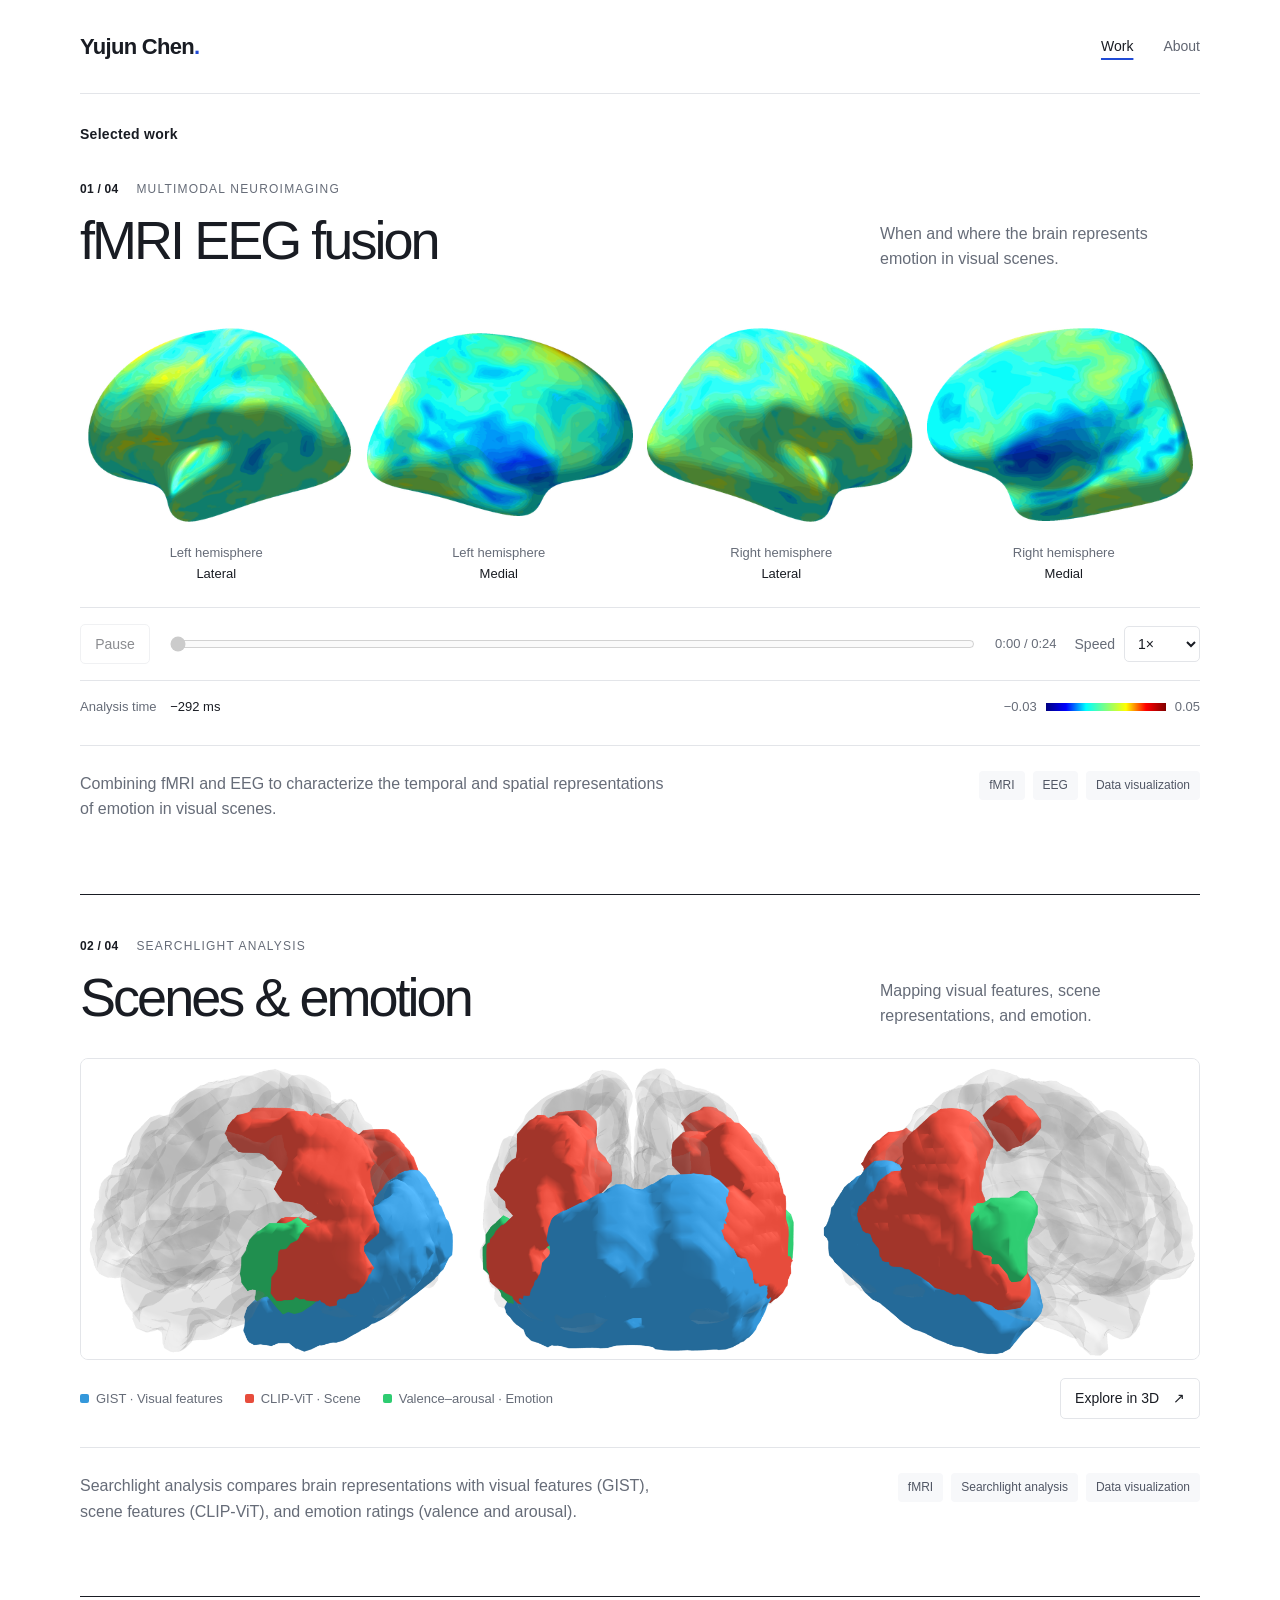
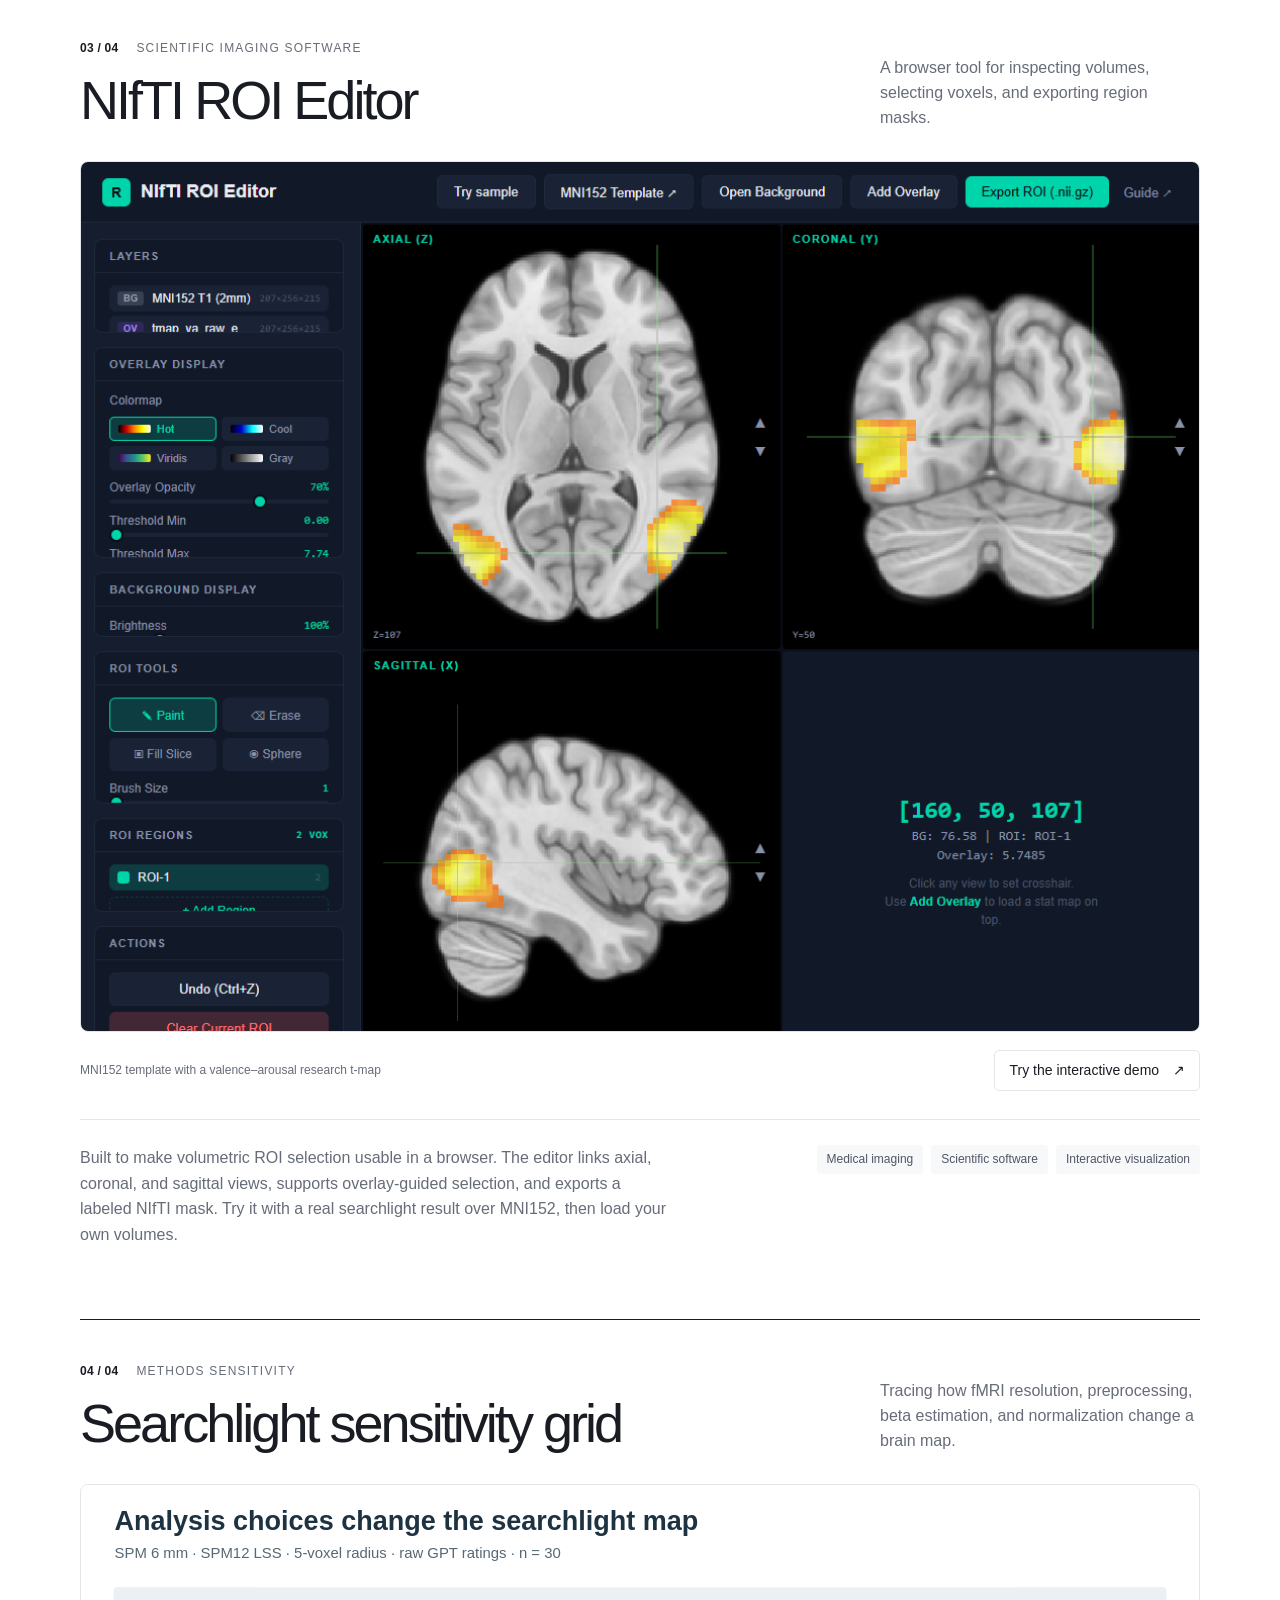
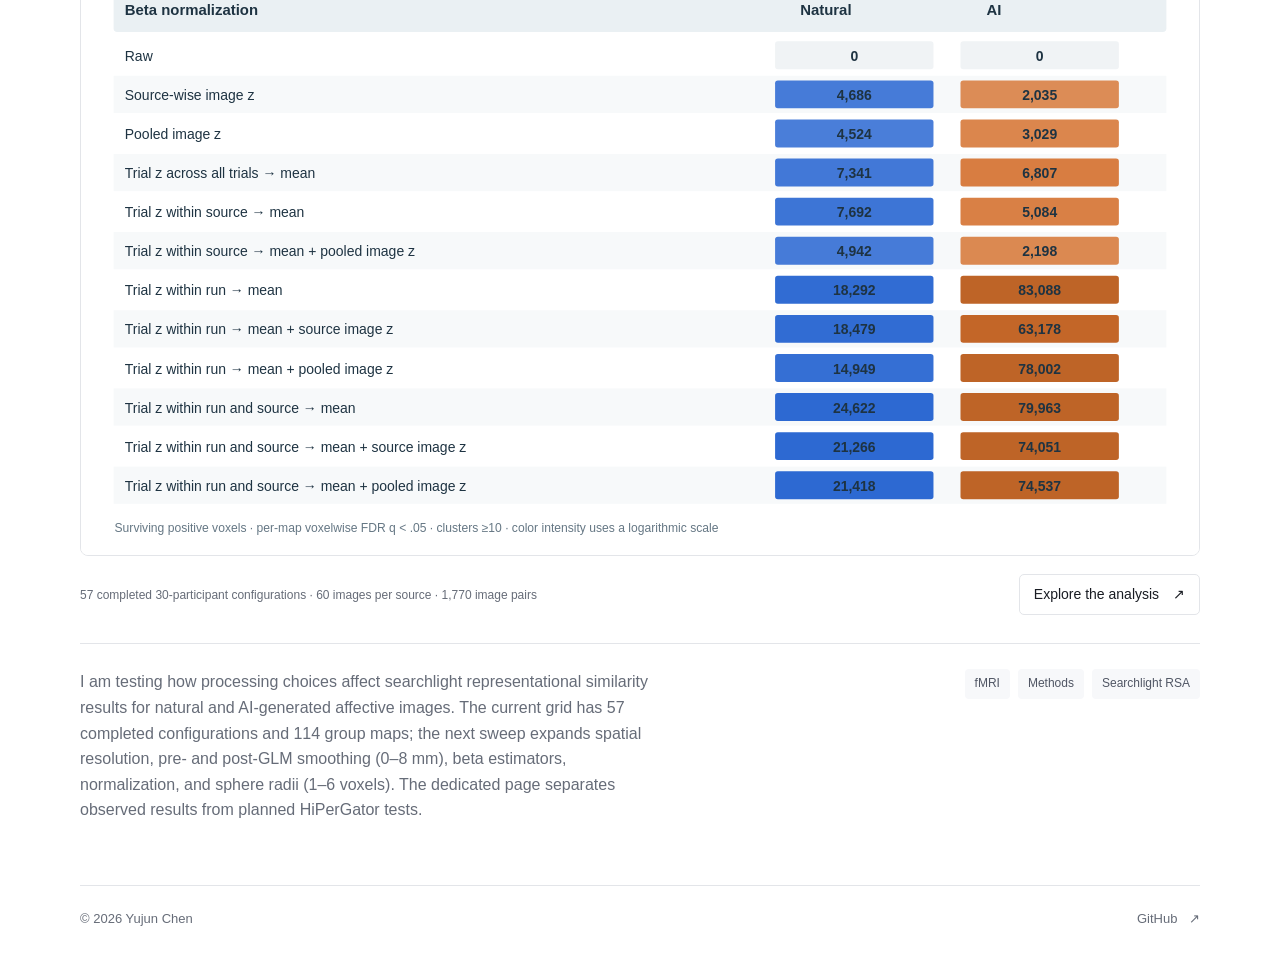
<file: index.html>
<!doctype html>
<html lang="en">
<head>
<meta charset="utf-8"><meta name="viewport" content="width=device-width,initial-scale=1">
<meta name="description" content="Selected work by Yujun Chen: fMRI EEG fusion, scene and emotion maps, searchlight sensitivity analysis, and a browser-based NIfTI ROI editor.">
<meta name="theme-color" content="#ffffff"><title>Yujun Chen — Selected work</title>
<link rel="icon" href="data:image/svg+xml,%3Csvg xmlns='http://www.w3.org/2000/svg' viewBox='0 0 64 64'%3E%3Crect width='64' height='64' rx='14' fill='%231b43db'/%3E%3Ctext x='32' y='43' text-anchor='middle' font-family='Arial' font-weight='700' font-size='32' fill='white'%3EYC%3C/text%3E%3C/svg%3E">
<link rel="stylesheet" href="assets/styles.7fe2f8b704b8.css">
</head>
<body id="top">
<a class="skip-link" href="#main">Skip to content</a>
<header class="site-header wrap">
<a class="wordmark" href="./" aria-label="Yujun Chen, home">Yujun Chen<span class="brand-period">.</span></a>
<nav aria-label="Main navigation"><a href="./" aria-current="page">Work</a><a href="about.html">About</a></nav>
</header>
<main id="main" class="wrap">
<section class="work-section" id="work" aria-labelledby="work-title">
<div class="collection-label"><h1 id="work-title">Selected work</h1></div>
<article aria-labelledby="fusion-title">
<header class="project-heading"><div><p class="eyebrow project-kicker"><span class="project-number">01 / 04</span><span>Multimodal neuroimaging</span></p><h2 id="fusion-title">fMRI EEG fusion</h2></div><p class="project-intro">When and where the brain represents emotion in visual scenes.</p></header>
<figure class="project-figure">
<div class="video-stage fusion-row">
<video id="fusion-video" controls muted loop playsinline preload="metadata" poster="media/fmri-eeg-fusion-row-poster.png" width="1600" height="300" aria-label="Synchronized fMRI EEG fusion: left lateral, left medial, right lateral, and right medial views" aria-describedby="fusion-caption">
<source src="media/fmri-eeg-fusion-row.mp4" type="video/mp4">
Your browser does not support this video. <a href="media/fmri-eeg-fusion-row.mp4">Download the visualization.</a>
</video>
<div class="view-labels" aria-hidden="true"><span>Left hemisphere<span>Lateral</span></span><span>Left hemisphere<span>Medial</span></span><span>Right hemisphere<span>Lateral</span></span><span>Right hemisphere<span>Medial</span></span></div>
</div>
<div id="fusion-controls" class="fusion-controls" role="group" aria-label="Fusion animation playback" hidden>
<button id="fusion-toggle" type="button" aria-controls="fusion-video" disabled>Play</button>
<label class="sr-only" for="fusion-seek">Animation timeline</label><input id="fusion-seek" class="fusion-seek" type="range" min="0" max="1000" value="0" step="1" disabled>
<output id="fusion-elapsed" class="fusion-elapsed">0:00 / 0:24</output>
<label class="speed-label" for="fusion-speed">Speed <select id="fusion-speed"><option value="0.25">0.25×</option><option value="0.5">0.5×</option><option value="1" selected>1×</option><option value="2">2×</option><option value="4">4×</option></select></label>
</div>
<figcaption id="fusion-caption" class="fusion-caption"><span>Analysis time <output id="fusion-analysis">−292 ms</output></span><span class="fusion-scale" aria-label="Fusion color scale, minus 0.03 to 0.05"><span>−0.03</span><span class="fusion-gradient" aria-hidden="true"></span><span>0.05</span></span></figcaption>
</figure>
<div class="project-notes"><p>Combining fMRI and EEG to characterize the temporal and spatial representations of emotion in visual scenes.</p><ul class="tags" aria-label="Project topics"><li>fMRI</li><li>EEG</li><li>Data visualization</li></ul></div>
</article>
<article class="next-project" id="scene-emotion" aria-labelledby="scene-title">
<header class="project-heading"><div><p class="eyebrow project-kicker"><span class="project-number">02 / 04</span><span>Searchlight analysis</span></p><h2 id="scene-title">Scenes &amp; emotion</h2></div><p class="project-intro">Mapping visual features, scene representations, and emotion.</p></header>
<figure class="project-figure">
<div class="brain-stage">
<img id="brain-poster" class="brain-poster" src="media/scene-emotion-views.png" alt="Three views of a translucent brain showing GIST regions in blue, scene regions in red, and emotion regions in green." width="4224" height="1133" loading="lazy">
<div id="brain-plot" class="brain-plot" role="img" aria-label="Interactive 3D brain showing GIST, CLIP-ViT, and valence-arousal regions" aria-describedby="brain-help" hidden></div>
</div>
<figcaption class="brain-caption"><ul class="brain-legend" aria-label="Map legend"><li><span class="swatch gist" aria-hidden="true"></span>GIST · Visual features</li><li><span class="swatch scene" aria-hidden="true"></span>CLIP-ViT · Scene</li><li><span class="swatch emotion" aria-hidden="true"></span>Valence–arousal · Emotion</li></ul><button id="explore-brain" class="explore-button" aria-controls="brain-plot" aria-expanded="false">Explore in 3D <span aria-hidden="true">↗</span></button></figcaption>
<div id="brain-controls" class="brain-controls" hidden><div class="view-controls" role="group" aria-label="Brain viewpoint"><button type="button" data-view="left">Left</button><button type="button" data-view="posterior">Back</button><button type="button" data-view="right">Right</button><button type="button" data-view="reset">Reset view</button></div><div class="layer-controls" role="group" aria-label="Visible representations"><label><input type="checkbox" data-layer="GIST" checked> GIST</label><label><input type="checkbox" data-layer="CLIP-ViT" checked> Scene</label><label><input type="checkbox" data-layer="Valence-Arousal" checked> Emotion</label></div><p id="brain-help">Drag to rotate. Use the view buttons to change perspective.</p></div>
<p id="brain-status" class="brain-status" role="status" aria-live="polite"></p>
</figure>
<div class="project-notes"><p>Searchlight analysis compares brain representations with visual features (GIST), scene features (CLIP-ViT), and emotion ratings (valence and arousal).</p><ul class="tags" aria-label="Project topics"><li>fMRI</li><li>Searchlight analysis</li><li>Data visualization</li></ul></div>
</article>
<article class="next-project" id="roi-editor" aria-labelledby="roi-title">
<header class="project-heading"><div><p class="eyebrow project-kicker"><span class="project-number">03 / 04</span><span>Scientific imaging software</span></p><h2 id="roi-title">NIfTI ROI Editor</h2></div><p class="project-intro">A browser tool for inspecting volumes, selecting voxels, and exporting region masks.</p></header>
<figure class="project-figure">
<a class="roi-preview-link" href="roi-editor/" aria-label="Explore the NIfTI ROI Editor and its demo"><img src="media/roi-editor-preview-mni152.png" alt="Screenshot of the NIfTI ROI Editor showing an MNI152 anatomical template, a valence–arousal t-map, three linked slice views, and ROI painting controls." width="1106" height="860" loading="lazy"></a>
<figcaption class="roi-caption"><span>MNI152 template with a valence–arousal research t-map</span><a class="roi-demo-link" href="roi-editor/">Try the interactive demo <span aria-hidden="true">↗</span></a></figcaption>
</figure>
<div class="project-notes"><p>Built to make volumetric ROI selection usable in a browser. The editor links axial, coronal, and sagittal views, supports overlay-guided selection, and exports a labeled NIfTI mask. Try it with a real searchlight result over MNI152, then load your own volumes.</p><ul class="tags" aria-label="Project topics"><li>Medical imaging</li><li>Scientific software</li><li>Interactive visualization</li></ul></div>
</article>
<article class="next-project" id="sensitivity" aria-labelledby="sensitivity-title">
<header class="project-heading"><div><p class="eyebrow project-kicker"><span class="project-number">04 / 04</span><span>Methods sensitivity</span></p><h2 id="sensitivity-title">Searchlight sensitivity grid</h2></div><p class="project-intro">Tracing how fMRI resolution, preprocessing, beta estimation, and normalization change a brain map.</p></header>
<figure class="project-figure">
<a class="sensitivity-preview-link" href="sensitivity/" aria-label="Explore the searchlight sensitivity analysis and its complete parameter table"><img src="media/sensitivity-summary.svg" alt="Summary figure comparing Natural and AI surviving searchlight voxels under 12 beta normalization choices for the current SPM12 LSS analysis." width="1200" height="720" loading="lazy"></a>
<figcaption class="roi-caption"><span>57 completed 30-participant configurations · 60 images per source · 1,770 image pairs</span><a class="roi-demo-link" href="sensitivity/">Explore the analysis <span aria-hidden="true">↗</span></a></figcaption>
</figure>
<div class="project-notes"><p>I am testing how processing choices affect searchlight representational similarity results for natural and AI-generated affective images. The current grid has 57 completed configurations and 114 group maps; the next sweep expands spatial resolution, pre- and post-GLM smoothing (0–8 mm), beta estimators, normalization, and sphere radii (1–6 voxels). The dedicated page separates observed results from planned HiPerGator tests.</p><ul class="tags" aria-label="Project topics"><li>fMRI</li><li>Methods</li><li>Searchlight RSA</li></ul></div>
</article>
</section>
</main>
<footer class="wrap"><span>© <span id="year">2026</span> Yujun Chen</span><a href="https://github.com/brainyfroggy" target="_blank" rel="noopener noreferrer">GitHub <span aria-hidden="true">↗</span></a></footer>
<script src="assets/site.e1011d1c9d6c.js"></script>
</body>
</html>
</file>
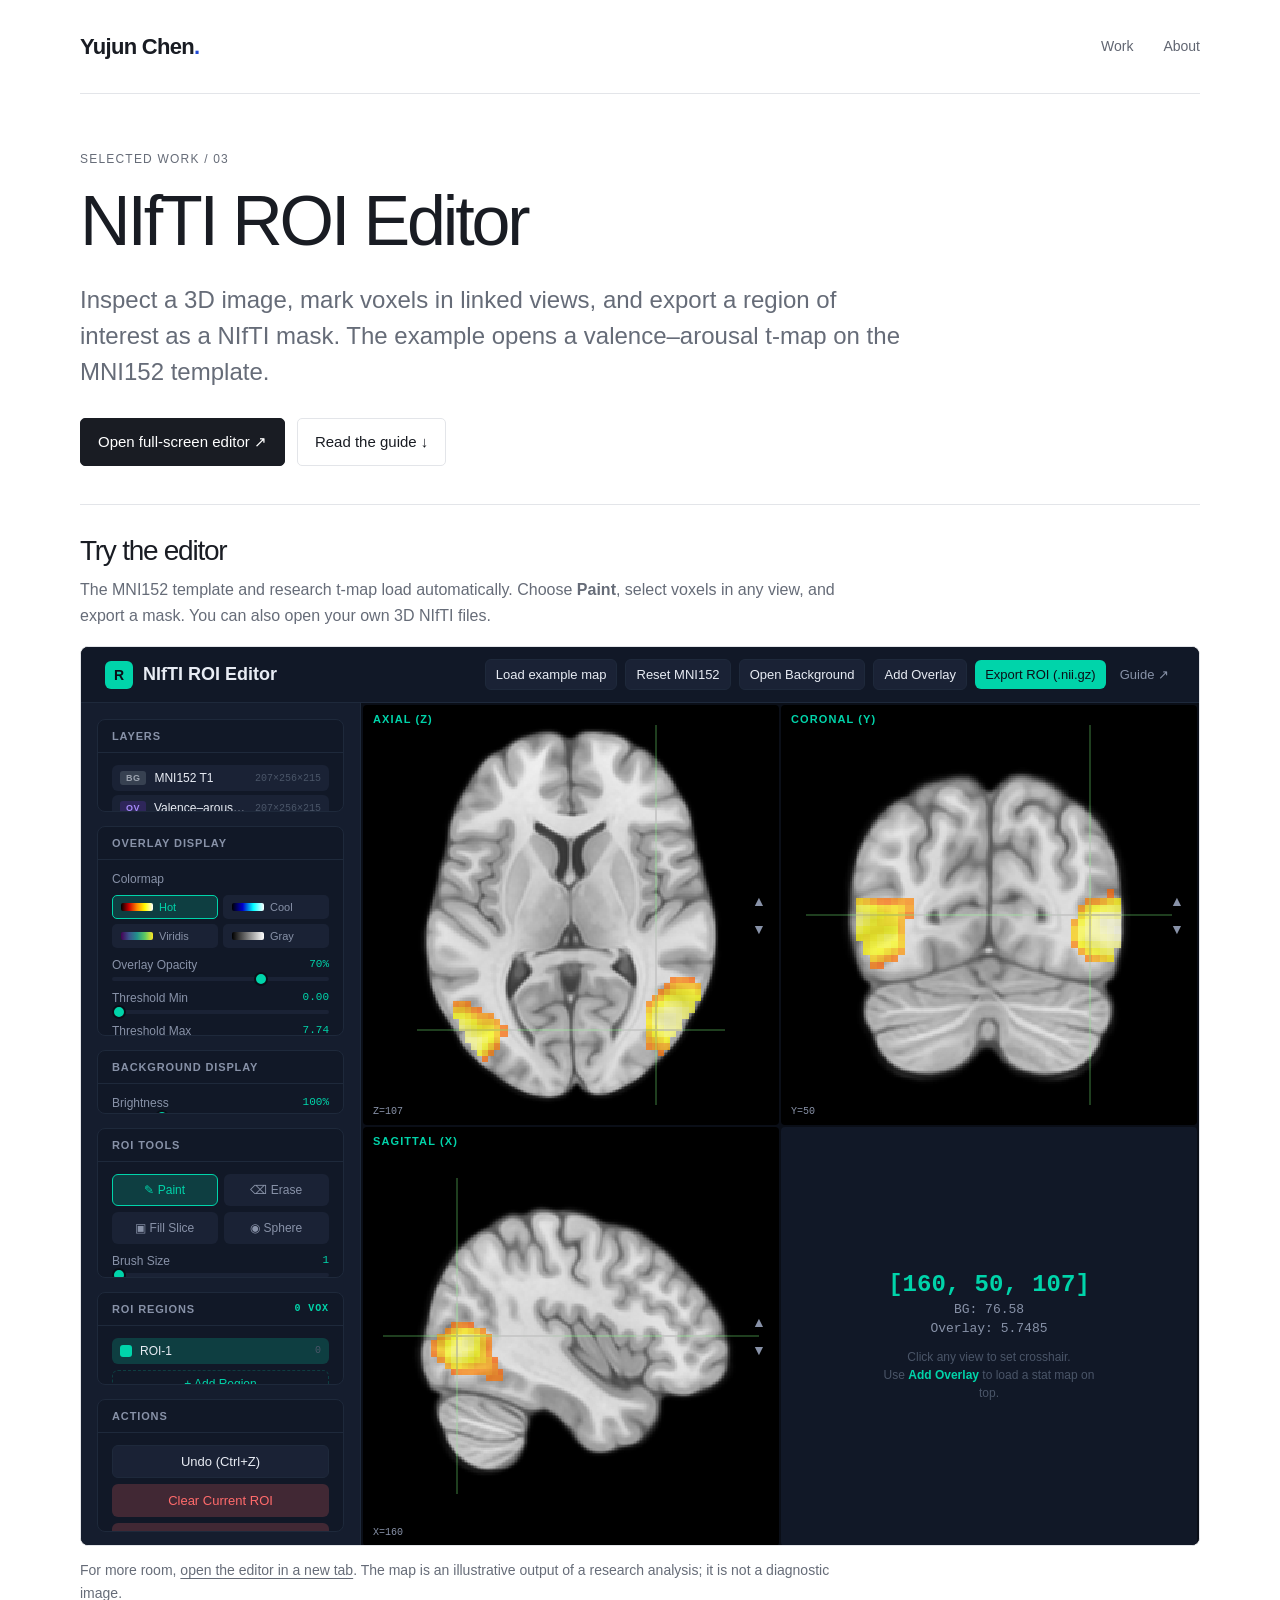
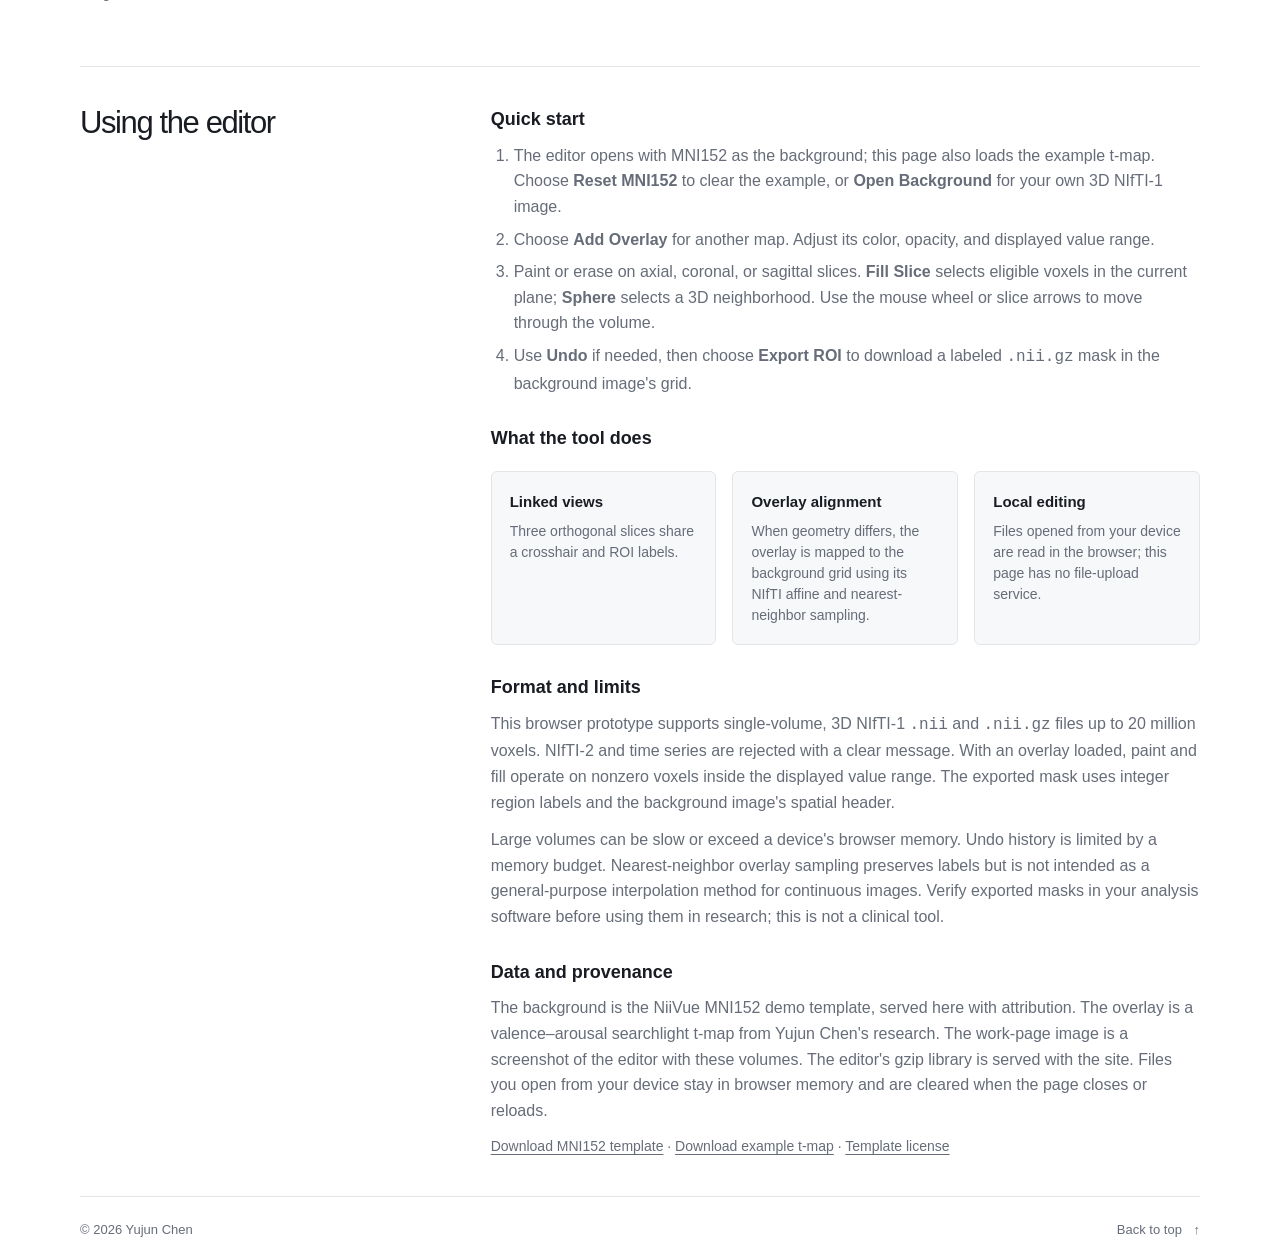
<file: roi-editor/index.html>
<!doctype html>
<html lang="en">
<head>
  <meta charset="utf-8"><meta name="viewport" content="width=device-width,initial-scale=1">
  <meta name="description" content="Try Yujun Chen's browser-based NIfTI ROI editor with an MNI152 template and valence–arousal t-map example; read its usage guide and limits.">
  <meta name="theme-color" content="#ffffff"><title>NIfTI ROI Editor — Yujun Chen</title>
  <link rel="icon" href="data:image/svg+xml,%3Csvg xmlns='http://www.w3.org/2000/svg' viewBox='0 0 64 64'%3E%3Crect width='64' height='64' rx='14' fill='%231b43db'/%3E%3Ctext x='32' y='43' text-anchor='middle' font-family='Arial' font-weight='700' font-size='32' fill='white'%3EYC%3C/text%3E%3C/svg%3E">
  <link rel="stylesheet" href="../assets/styles.7fe2f8b704b8.css">
  <style>
    .tool-hero{padding:56px 0 38px}.tool-hero h1{font-size:clamp(42px,6vw,70px);margin:12px 0 20px;max-width:950px}
    .tool-lead{font-size:clamp(18px,2.2vw,24px);line-height:1.5;color:var(--muted);max-width:820px}
    .tool-actions{display:flex;gap:12px;flex-wrap:wrap;margin-top:28px}.tool-actions a{display:inline-block;padding:11px 17px;border-radius:5px;font-size:15px;border:1px solid var(--line)}
    .tool-actions .primary{background:var(--ink);color:#fff;border-color:var(--ink)}.tool-actions .primary:hover{background:var(--blue)}
    .tool-example{border-top:1px solid var(--line);padding:30px 0 44px}.tool-example h2{font-size:28px;margin-bottom:10px}
    .tool-example p,.tool-guide p,.tool-guide li{color:var(--muted)}.tool-example p{max-width:760px;margin-bottom:18px}
    .editor-frame{width:100%;height:900px;border:1px solid var(--line);border-radius:8px;background:#0a0e17;display:block}
    .tool-guide{display:grid;grid-template-columns:1fr 2fr;gap:56px;border-top:1px solid var(--line);padding:38px 0}
    .tool-guide h2{font-size:31px}.tool-guide h3{font-size:18px;margin:0 0 9px}.tool-guide p+p{margin-top:12px}
    .guide-block+.guide-block{margin-top:28px}.tool-guide ol,.tool-guide ul{padding-left:23px;margin:0}.tool-guide li+li{margin-top:7px}
    .tool-facts{display:grid;grid-template-columns:repeat(3,minmax(0,1fr));gap:16px;margin:18px 0 28px}
    .tool-facts div{border:1px solid var(--line);padding:18px;border-radius:6px;background:var(--soft)}
    .tool-facts strong{display:block;font-size:15px;margin-bottom:7px}.tool-facts span{display:block;color:var(--muted);font-size:14px;line-height:1.5}
    .guide-note{font-size:14px}.guide-note a{text-decoration:underline;text-underline-offset:3px}
    @media(max-width:850px){.tool-guide{grid-template-columns:1fr;gap:20px}.editor-frame{height:1050px}}
    @media(max-width:600px){.tool-hero{padding:35px 0 30px}.tool-example{padding-top:26px}.editor-frame{height:1260px}.tool-facts{grid-template-columns:1fr}}
  </style>
</head>
<body id="top">
  <a class="skip-link" href="#main">Skip to content</a>
  <header class="site-header wrap">
    <a class="wordmark" href="../" aria-label="Yujun Chen, home">Yujun Chen<span class="brand-period">.</span></a>
    <nav aria-label="Main navigation"><a href="../">Work</a><a href="../about.html">About</a></nav>
  </header>
  <main id="main" class="wrap">
    <section class="tool-hero" aria-labelledby="tool-title">
      <p class="eyebrow">Selected work / 03</p>
      <h1 id="tool-title">NIfTI ROI Editor</h1>
      <p class="tool-lead">Inspect a 3D image, mark voxels in linked views, and export a region of interest as a NIfTI mask. The example opens a valence–arousal t-map on the MNI152 template.</p>
      <div class="tool-actions"><a class="primary" href="app.html?demo=1" target="_blank" rel="noopener">Open full-screen editor ↗</a><a href="#guide">Read the guide ↓</a></div>
    </section>
    <section class="tool-example" aria-labelledby="demo-title">
      <h2 id="demo-title">Try the editor</h2>
      <p>The MNI152 template and research t-map load automatically. Choose <strong>Paint</strong>, select voxels in any view, and export a mask. You can also open your own 3D NIfTI files.</p>
      <iframe class="editor-frame" src="app.html?demo=1" title="Interactive NIfTI ROI Editor, loaded with MNI152 and a valence–arousal t-map" loading="eager"></iframe>
      <p class="guide-note" style="margin-top:13px">For more room, <a href="app.html?demo=1" target="_blank" rel="noopener">open the editor in a new tab</a>. The map is an illustrative output of a research analysis; it is not a diagnostic image.</p>
    </section>
    <section class="tool-guide" id="guide" aria-labelledby="guide-title">
      <h2 id="guide-title">Using the editor</h2>
      <div>
        <div class="guide-block">
          <h3>Quick start</h3>
          <ol>
            <li>The editor opens with MNI152 as the background; this page also loads the example t-map. Choose <strong>Reset MNI152</strong> to clear the example, or <strong>Open Background</strong> for your own 3D NIfTI-1 image.</li>
            <li>Choose <strong>Add Overlay</strong> for another map. Adjust its color, opacity, and displayed value range.</li>
            <li>Paint or erase on axial, coronal, or sagittal slices. <strong>Fill Slice</strong> selects eligible voxels in the current plane; <strong>Sphere</strong> selects a 3D neighborhood. Use the mouse wheel or slice arrows to move through the volume.</li>
            <li>Use <strong>Undo</strong> if needed, then choose <strong>Export ROI</strong> to download a labeled <code>.nii.gz</code> mask in the background image's grid.</li>
          </ol>
        </div>
        <div class="guide-block">
          <h3>What the tool does</h3>
          <div class="tool-facts">
            <div><strong>Linked views</strong><span>Three orthogonal slices share a crosshair and ROI labels.</span></div>
            <div><strong>Overlay alignment</strong><span>When geometry differs, the overlay is mapped to the background grid using its NIfTI affine and nearest-neighbor sampling.</span></div>
            <div><strong>Local editing</strong><span>Files opened from your device are read in the browser; this page has no file-upload service.</span></div>
          </div>
        </div>
        <div class="guide-block">
          <h3>Format and limits</h3>
          <p>This browser prototype supports single-volume, 3D NIfTI-1 <code>.nii</code> and <code>.nii.gz</code> files up to 20 million voxels. NIfTI-2 and time series are rejected with a clear message. With an overlay loaded, paint and fill operate on nonzero voxels inside the displayed value range. The exported mask uses integer region labels and the background image's spatial header.</p>
          <p>Large volumes can be slow or exceed a device's browser memory. Undo history is limited by a memory budget. Nearest-neighbor overlay sampling preserves labels but is not intended as a general-purpose interpolation method for continuous images. Verify exported masks in your analysis software before using them in research; this is not a clinical tool.</p>
        </div>
        <div class="guide-block">
          <h3>Data and provenance</h3>
          <p>The background is the <a href="https://github.com/niivue/niivue-demo-images" target="_blank" rel="noopener noreferrer">NiiVue MNI152 demo template</a>, served here with attribution. The overlay is a valence–arousal searchlight t-map from Yujun Chen's research. The work-page image is a screenshot of the editor with these volumes. The editor's gzip library is served with the site. Files you open from your device stay in browser memory and are cleared when the page closes or reloads.</p>
          <p class="guide-note"><a href="demo/mni152.nii.gz" download>Download MNI152 template</a> · <a href="demo/valence-arousal-tmap.nii.gz" download>Download example t-map</a> · <a href="demo/NIIVUE-DEMO-IMAGES-LICENSE.txt">Template license</a></p>
        </div>
      </div>
    </section>
  </main>
  <footer class="wrap"><span>© 2026 Yujun Chen</span><a href="#top">Back to top <span aria-hidden="true">↑</span></a></footer>
</body>
</html>
</file>
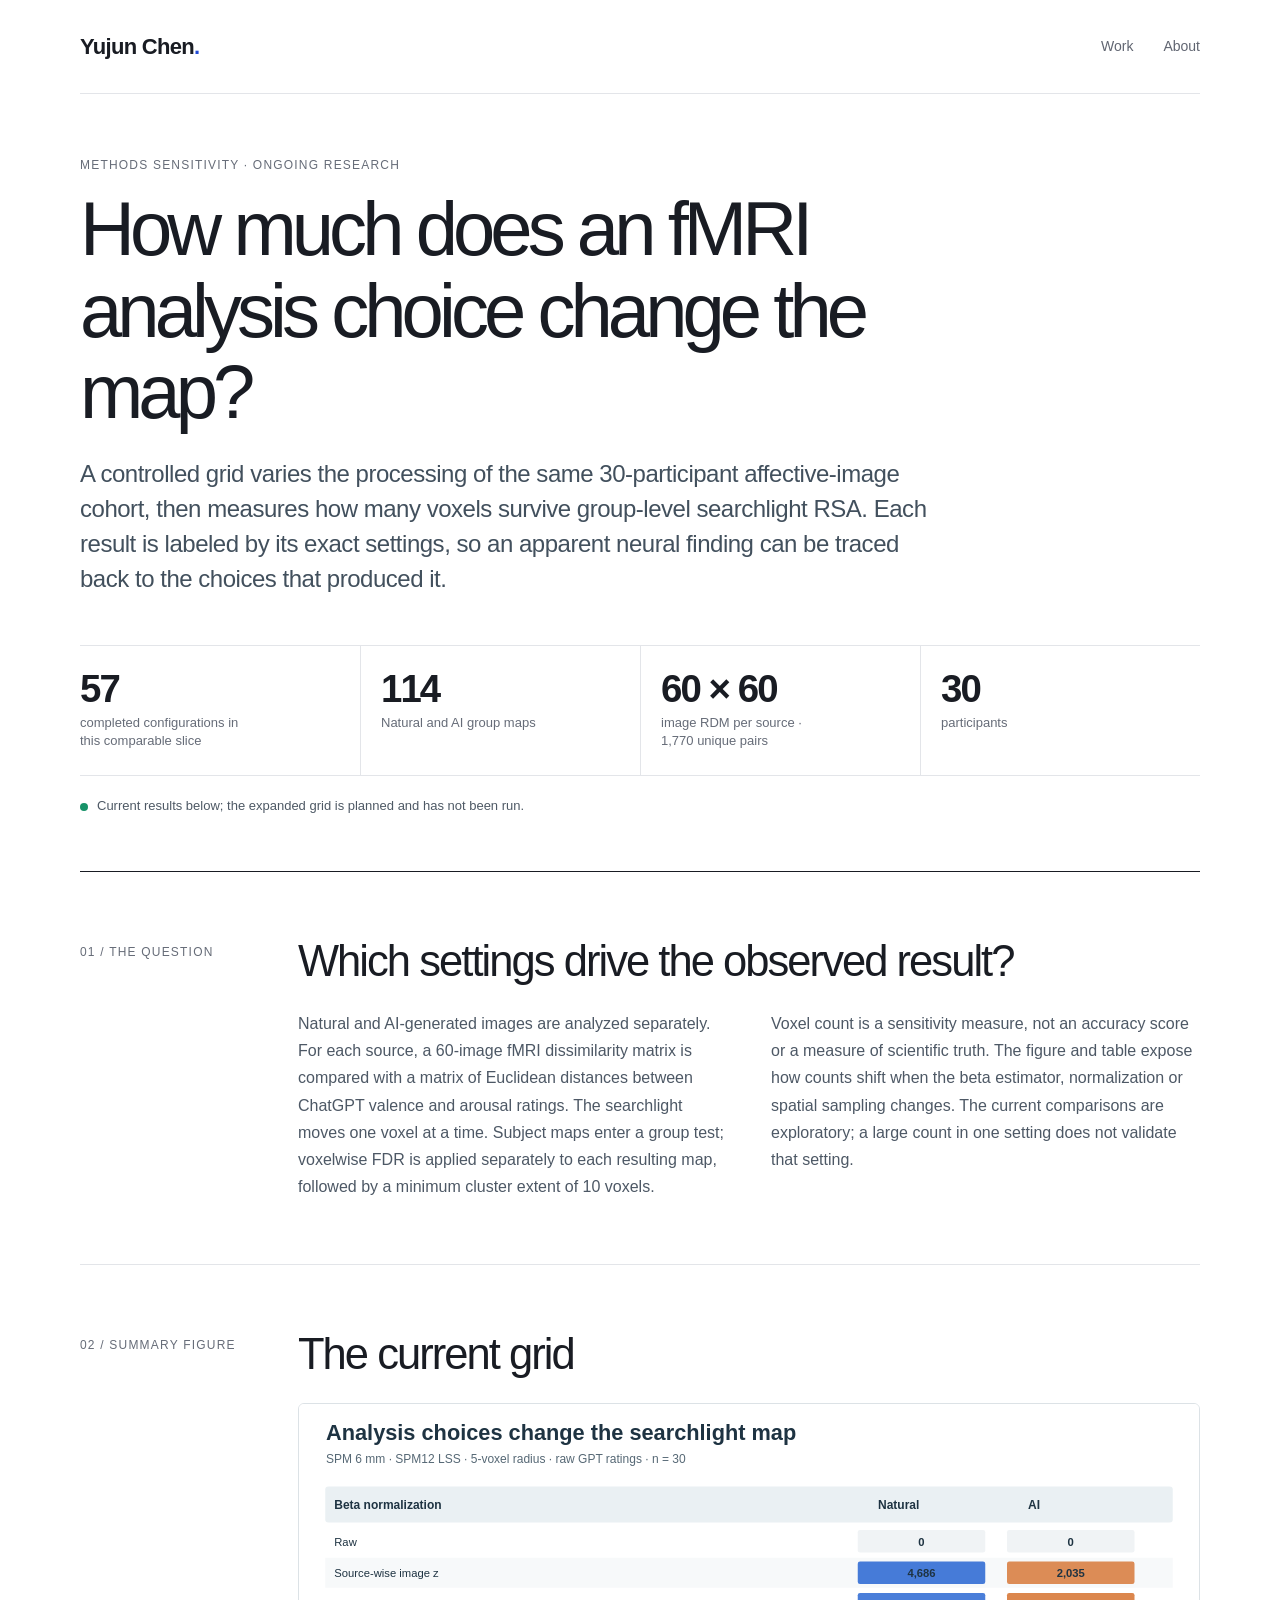
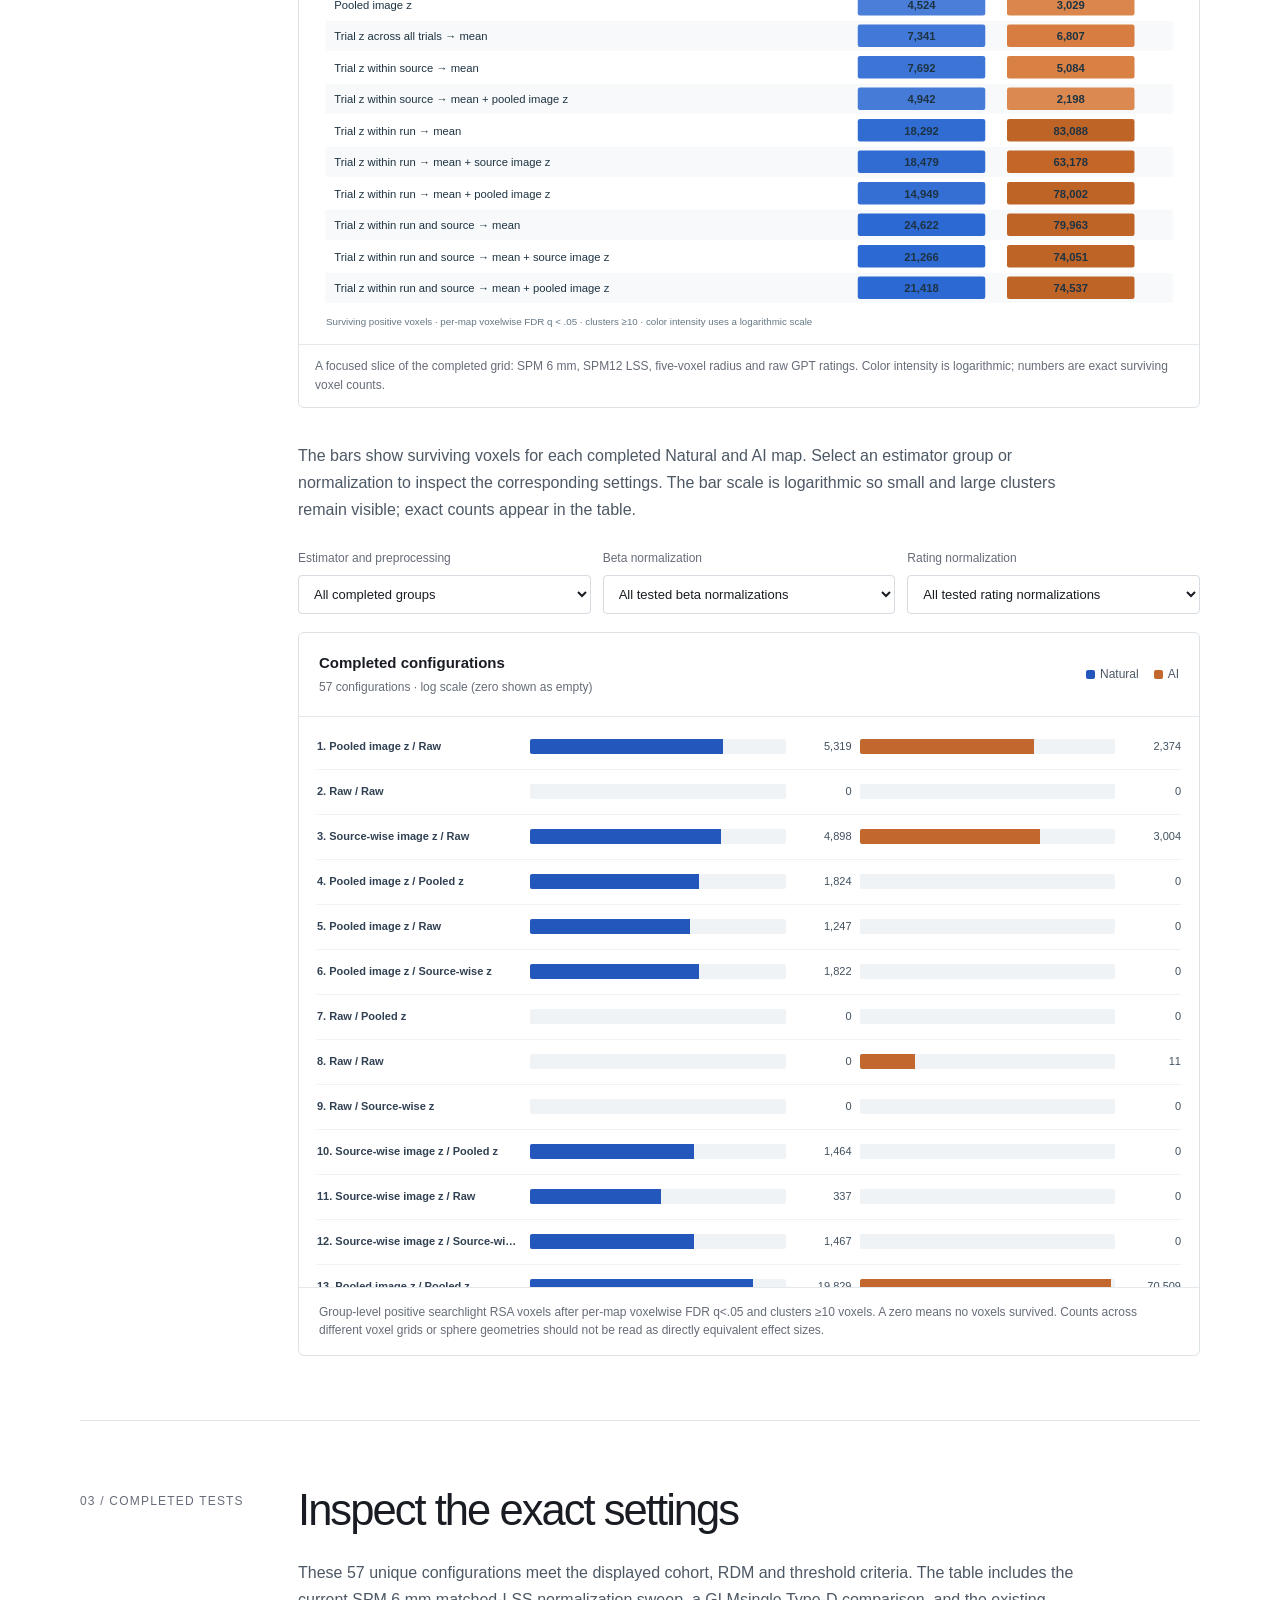
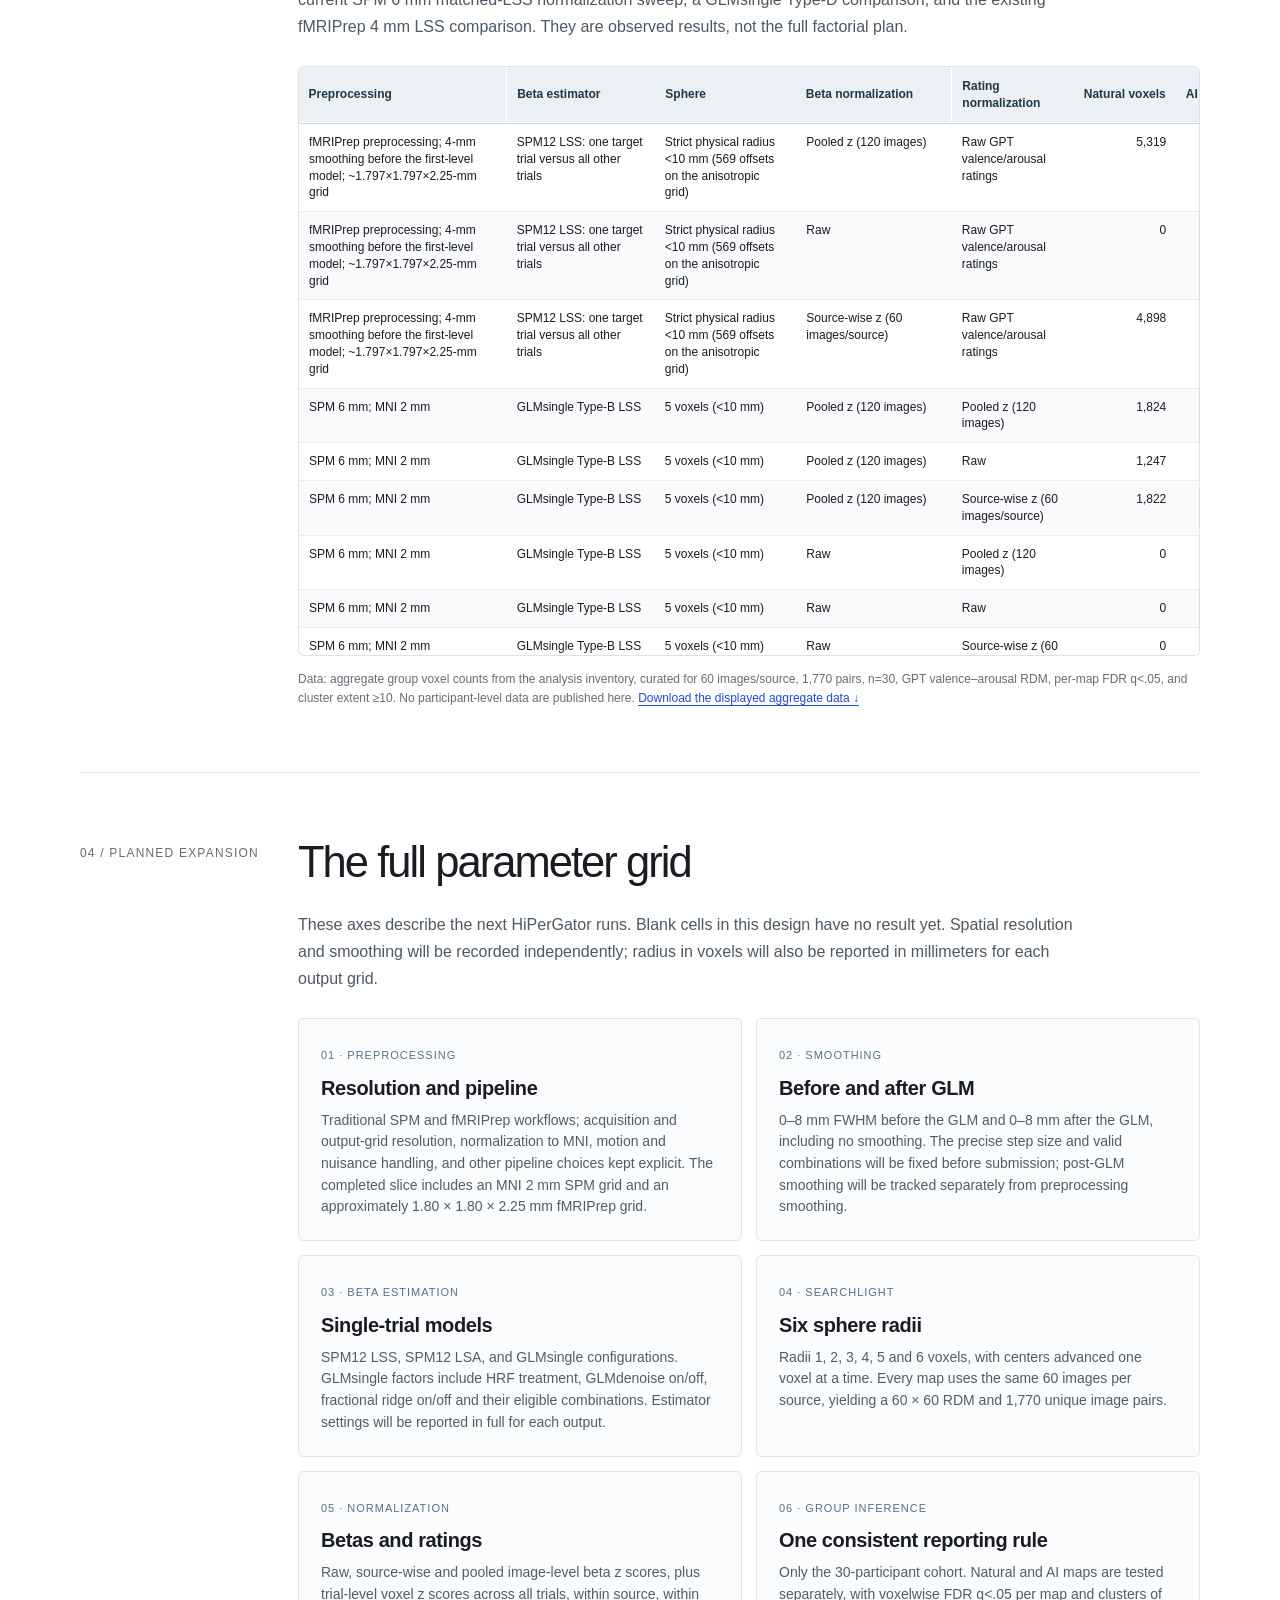
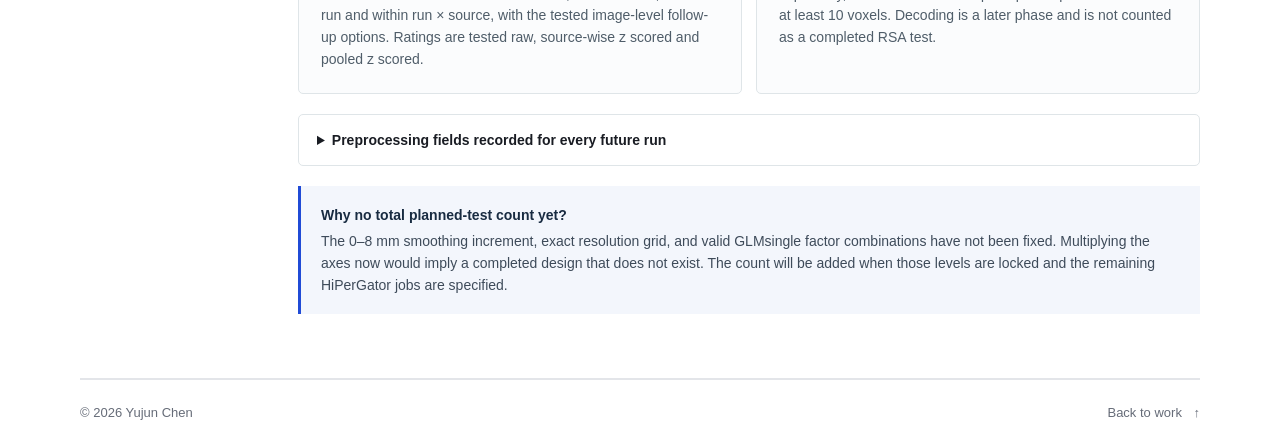
<file: sensitivity/index.html>
<!doctype html>
<html lang="en">
<head>
  <meta charset="utf-8"><meta name="viewport" content="width=device-width,initial-scale=1">
  <meta name="description" content="An open, expanding sensitivity analysis of how fMRI preprocessing, single-trial beta estimation, normalization and searchlight radius change representational similarity results.">
  <meta name="theme-color" content="#ffffff"><title>Searchlight sensitivity grid — Yujun Chen</title>
  <link rel="stylesheet" href="../assets/styles.7fe2f8b704b8.css">
  <link rel="stylesheet" href="sensitivity.css">
</head>
<body id="top">
<a class="skip-link" href="#main">Skip to content</a>
<header class="site-header wrap"><a class="wordmark" href="../" aria-label="Yujun Chen, home">Yujun Chen<span class="brand-period">.</span></a><nav aria-label="Main navigation"><a href="../">Work</a><a href="../about.html">About</a></nav></header>
<main id="main" class="wrap">
  <section class="sens-hero" aria-labelledby="page-title">
    <p class="eyebrow">Methods sensitivity · ongoing research</p>
    <h1 id="page-title">How much does an fMRI analysis choice change the map?</h1>
    <p class="sens-lead">A controlled grid varies the processing of the same 30-participant affective-image cohort, then measures how many voxels survive group-level searchlight RSA. Each result is labeled by its exact settings, so an apparent neural finding can be traced back to the choices that produced it.</p>
    <div class="sens-stat-row" aria-label="Current analysis scope"><div><strong>57</strong><span>completed configurations in this comparable slice</span></div><div><strong>114</strong><span>Natural and AI group maps</span></div><div><strong>60 × 60</strong><span>image RDM per source · 1,770 unique pairs</span></div><div><strong>30</strong><span>participants</span></div></div>
    <p class="sens-status"><span class="status-dot" aria-hidden="true"></span>Current results below; the expanded grid is planned and has not been run.</p>
  </section>

  <section class="sens-section" aria-labelledby="question-title">
    <div class="sens-section-head"><span class="eyebrow">01 / The question</span><h2 id="question-title">Which settings drive the observed result?</h2></div>
    <div class="sens-two-col"><p>Natural and AI-generated images are analyzed separately. For each source, a 60-image fMRI dissimilarity matrix is compared with a matrix of Euclidean distances between ChatGPT valence and arousal ratings. The searchlight moves one voxel at a time. Subject maps enter a group test; voxelwise FDR is applied separately to each resulting map, followed by a minimum cluster extent of 10 voxels.</p><p>Voxel count is a sensitivity measure, not an accuracy score or a measure of scientific truth. The figure and table expose how counts shift when the beta estimator, normalization or spatial sampling changes. The current comparisons are exploratory; a large count in one setting does not validate that setting.</p></div>
  </section>

  <section class="sens-section" aria-labelledby="figure-title">
    <div class="sens-section-head"><span class="eyebrow">02 / Summary figure</span><h2 id="figure-title">The current grid</h2></div>
    <figure class="static-summary"><img src="../media/sensitivity-summary.svg" width="1200" height="720" alt="Twelve SPM12 LSS beta normalization settings with raw ratings, showing the number of Natural and AI searchlight voxels surviving FDR and cluster threshold."><figcaption>A focused slice of the completed grid: SPM 6 mm, SPM12 LSS, five-voxel radius and raw GPT ratings. Color intensity is logarithmic; numbers are exact surviving voxel counts.</figcaption></figure>
    <p class="sens-section-intro">The bars show surviving voxels for each completed Natural and AI map. Select an estimator group or normalization to inspect the corresponding settings. The bar scale is logarithmic so small and large clusters remain visible; exact counts appear in the table.</p>
    <div class="sens-controls"><label>Estimator and preprocessing <select id="group-filter"><option value="all">All completed groups</option></select></label><label>Beta normalization <select id="beta-filter"><option value="all">All tested beta normalizations</option></select></label><label>Rating normalization <select id="rating-filter"><option value="all">All tested rating normalizations</option></select></label></div>
    <figure class="sens-chart"><div class="chart-head"><div><strong id="chart-title">Completed configurations</strong><span id="chart-count"></span></div><div class="chart-legend"><span><i class="key-natural"></i>Natural</span><span><i class="key-ai"></i>AI</span></div></div><div class="chart-scroll"><div id="chart" class="chart-rows" role="img" aria-label="Bar chart of surviving voxel counts across completed configurations"></div></div><figcaption>Group-level positive searchlight RSA voxels after per-map voxelwise FDR q&lt;.05 and clusters ≥10 voxels. A zero means no voxels survived. Counts across different voxel grids or sphere geometries should not be read as directly equivalent effect sizes.</figcaption></figure>
  </section>

  <section class="sens-section" aria-labelledby="results-title">
    <div class="sens-section-head"><span class="eyebrow">03 / Completed tests</span><h2 id="results-title">Inspect the exact settings</h2></div>
    <p class="sens-section-intro">These <span id="result-count">57</span> unique configurations meet the displayed cohort, RDM and threshold criteria. The table includes the current SPM 6 mm matched-LSS normalization sweep, a GLMsingle Type-D comparison, and the existing fMRIPrep 4 mm LSS comparison. They are observed results, not the full factorial plan.</p>
    <div class="sens-table-wrap"><table><thead><tr><th scope="col">Preprocessing</th><th scope="col">Beta estimator</th><th scope="col">Sphere</th><th scope="col">Beta normalization</th><th scope="col">Rating normalization</th><th scope="col" class="number">Natural voxels</th><th scope="col" class="number">AI voxels</th></tr></thead><tbody id="results-body"></tbody></table></div>
    <p class="sens-footnote">Data: aggregate group voxel counts from the analysis inventory, curated for 60 images/source, 1,770 pairs, n=30, GPT valence–arousal RDM, per-map FDR q&lt;.05, and cluster extent ≥10. No participant-level data are published here. <a href="data/results.json" download>Download the displayed aggregate data ↓</a></p>
  </section>

  <section class="sens-section" aria-labelledby="plan-title">
    <div class="sens-section-head"><span class="eyebrow">04 / Planned expansion</span><h2 id="plan-title">The full parameter grid</h2></div>
    <p class="sens-section-intro">These axes describe the next HiPerGator runs. Blank cells in this design have no result yet. Spatial resolution and smoothing will be recorded independently; radius in voxels will also be reported in millimeters for each output grid.</p>
    <div class="axis-grid">
      <article><span>01 · Preprocessing</span><h3>Resolution and pipeline</h3><p>Traditional SPM and fMRIPrep workflows; acquisition and output-grid resolution, normalization to MNI, motion and nuisance handling, and other pipeline choices kept explicit. The completed slice includes an MNI 2 mm SPM grid and an approximately 1.80 × 1.80 × 2.25 mm fMRIPrep grid.</p></article>
      <article><span>02 · Smoothing</span><h3>Before and after GLM</h3><p>0–8 mm FWHM before the GLM and 0–8 mm after the GLM, including no smoothing. The precise step size and valid combinations will be fixed before submission; post-GLM smoothing will be tracked separately from preprocessing smoothing.</p></article>
      <article><span>03 · Beta estimation</span><h3>Single-trial models</h3><p>SPM12 LSS, SPM12 LSA, and GLMsingle configurations. GLMsingle factors include HRF treatment, GLMdenoise on/off, fractional ridge on/off and their eligible combinations. Estimator settings will be reported in full for each output.</p></article>
      <article><span>04 · Searchlight</span><h3>Six sphere radii</h3><p>Radii 1, 2, 3, 4, 5 and 6 voxels, with centers advanced one voxel at a time. Every map uses the same 60 images per source, yielding a 60 × 60 RDM and 1,770 unique image pairs.</p></article>
      <article><span>05 · Normalization</span><h3>Betas and ratings</h3><p>Raw, source-wise and pooled image-level beta z scores, plus trial-level voxel z scores across all trials, within source, within run and within run × source, with the tested image-level follow-up options. Ratings are tested raw, source-wise z scored and pooled z scored.</p></article>
      <article><span>06 · Group inference</span><h3>One consistent reporting rule</h3><p>Only the 30-participant cohort. Natural and AI maps are tested separately, with voxelwise FDR q&lt;.05 per map and clusters of at least 10 voxels. Decoding is a later phase and is not counted as a completed RSA test.</p></article>
    </div>
    <details class="parameter-register"><summary>Preprocessing fields recorded for every future run</summary><div><p>Each result will carry its acquisition voxel size, input space, preprocessing software and version, slice-timing method, motion realignment and censoring rule, anatomical coregistration, tissue segmentation, MNI template and warp, resampling interpolation, output voxel size, nuisance regressors, temporal filtering, pre-GLM FWHM, post-GLM FWHM, brain mask, and the subject/run inclusion list. Values that are fixed across the grid will still be reported.</p><p>The existing public inventory records preprocessing summaries rather than every field above. Those details will be audited from the original job manifests before the expanded runs are added.</p></div></details>
    <div class="plan-callout"><strong>Why no total planned-test count yet?</strong><p>The 0–8 mm smoothing increment, exact resolution grid, and valid GLMsingle factor combinations have not been fixed. Multiplying the axes now would imply a completed design that does not exist. The count will be added when those levels are locked and the remaining HiPerGator jobs are specified.</p></div>
  </section>
</main>
<footer class="wrap"><span>© 2026 Yujun Chen</span><a href="../">Back to work <span aria-hidden="true">↑</span></a></footer>
<script src="sensitivity.js"></script>
</body>
</html>
</file>
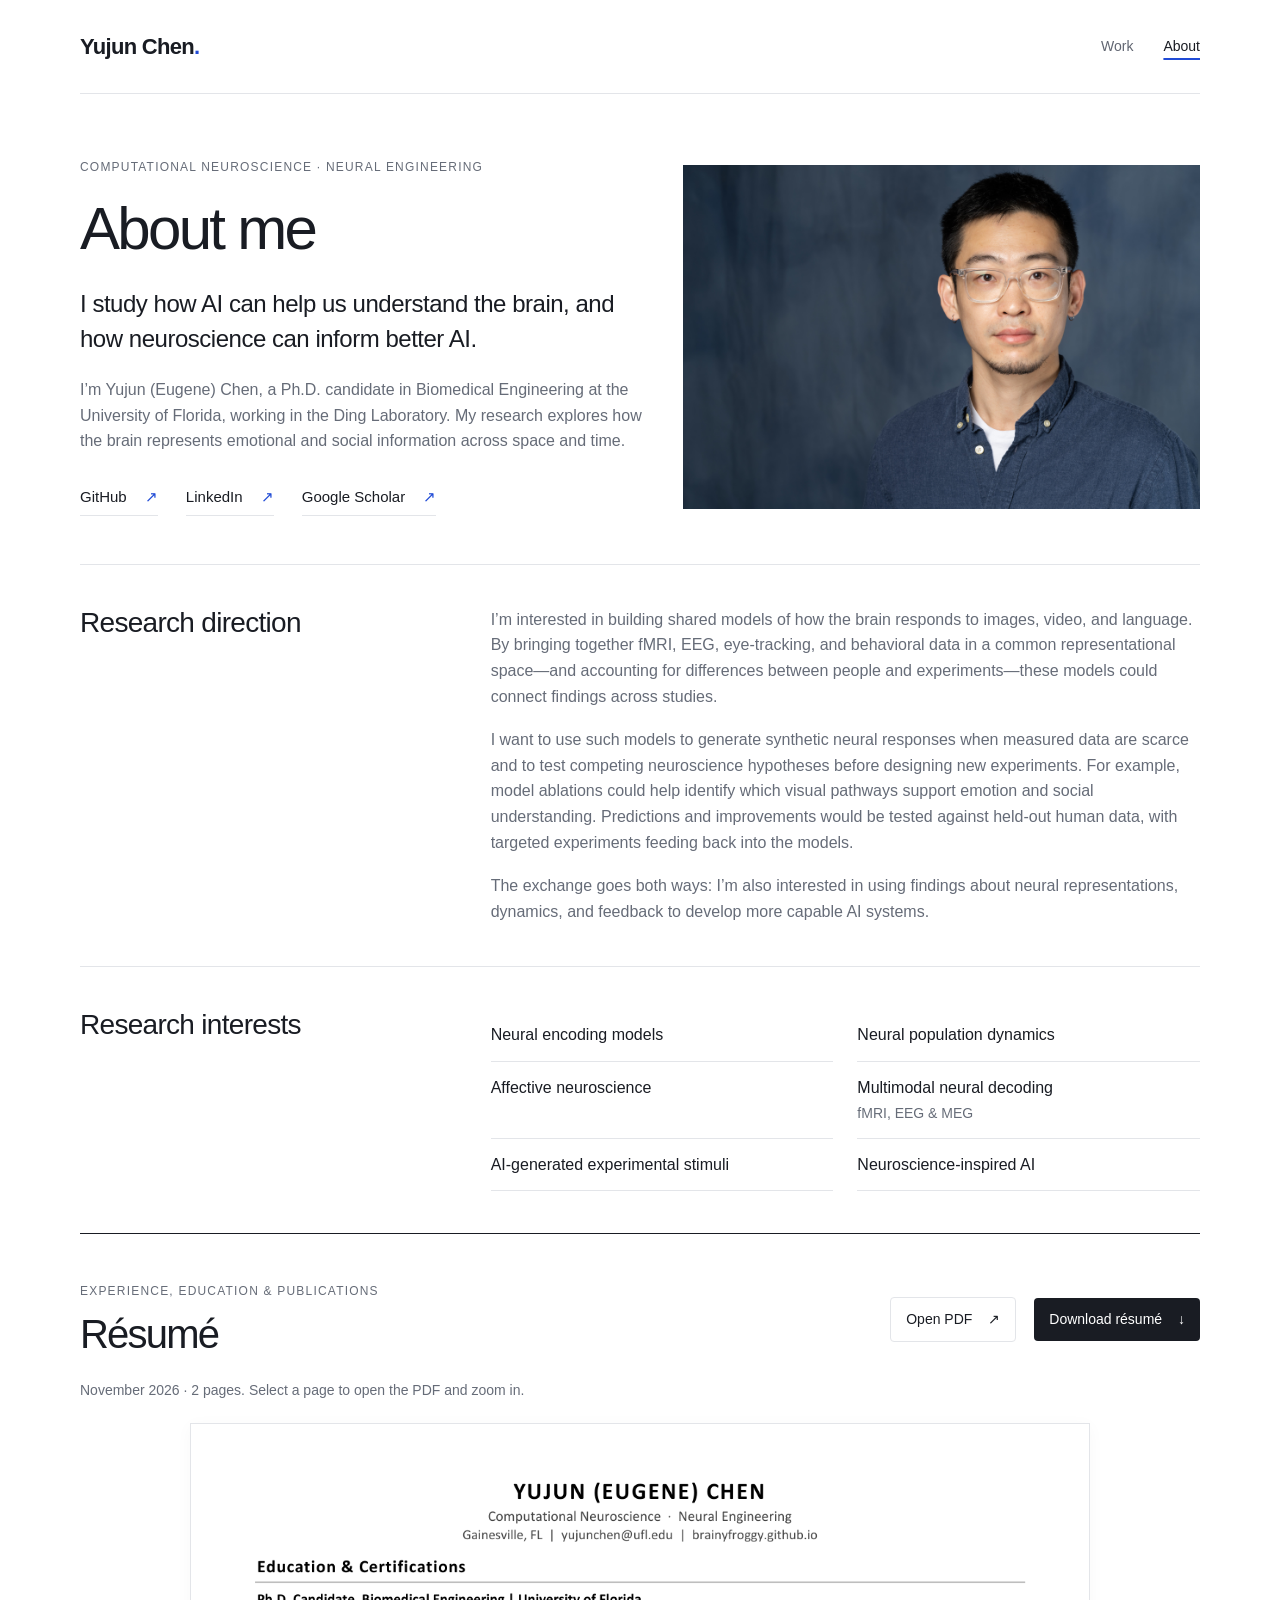
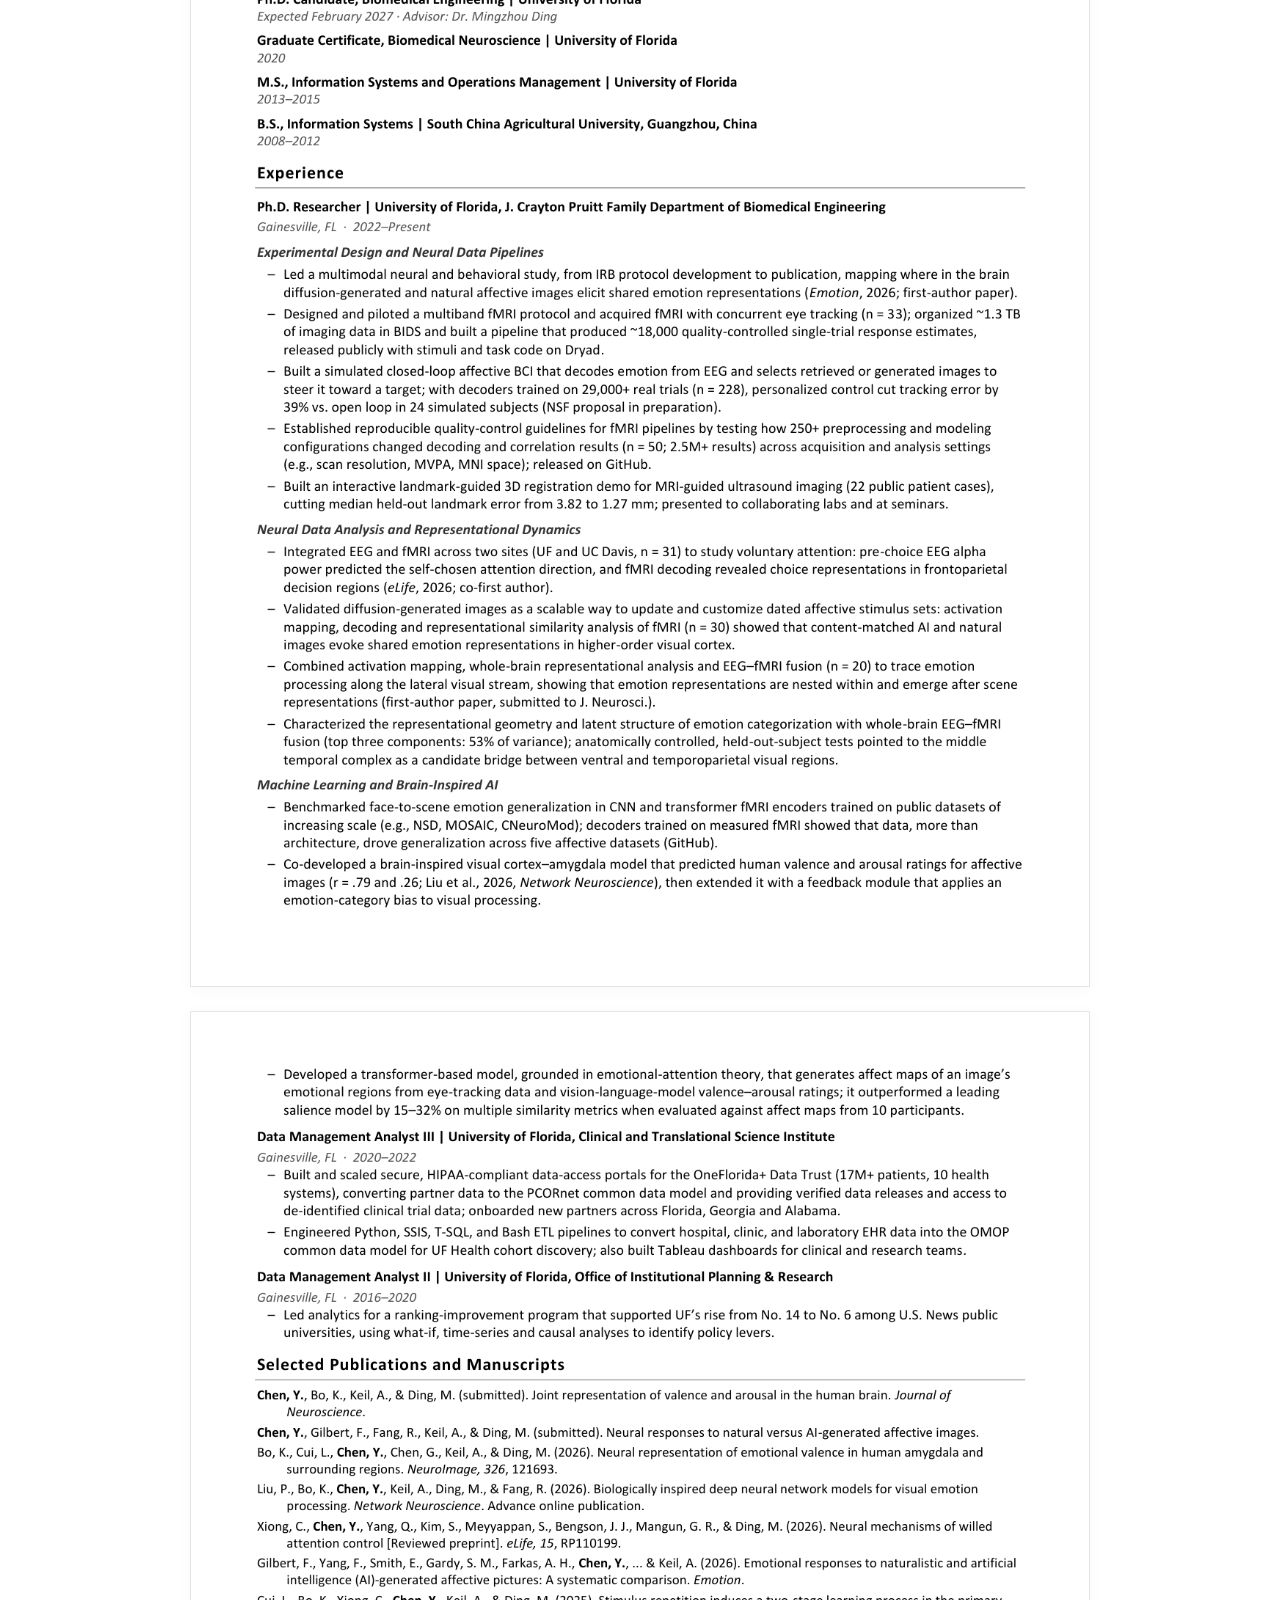
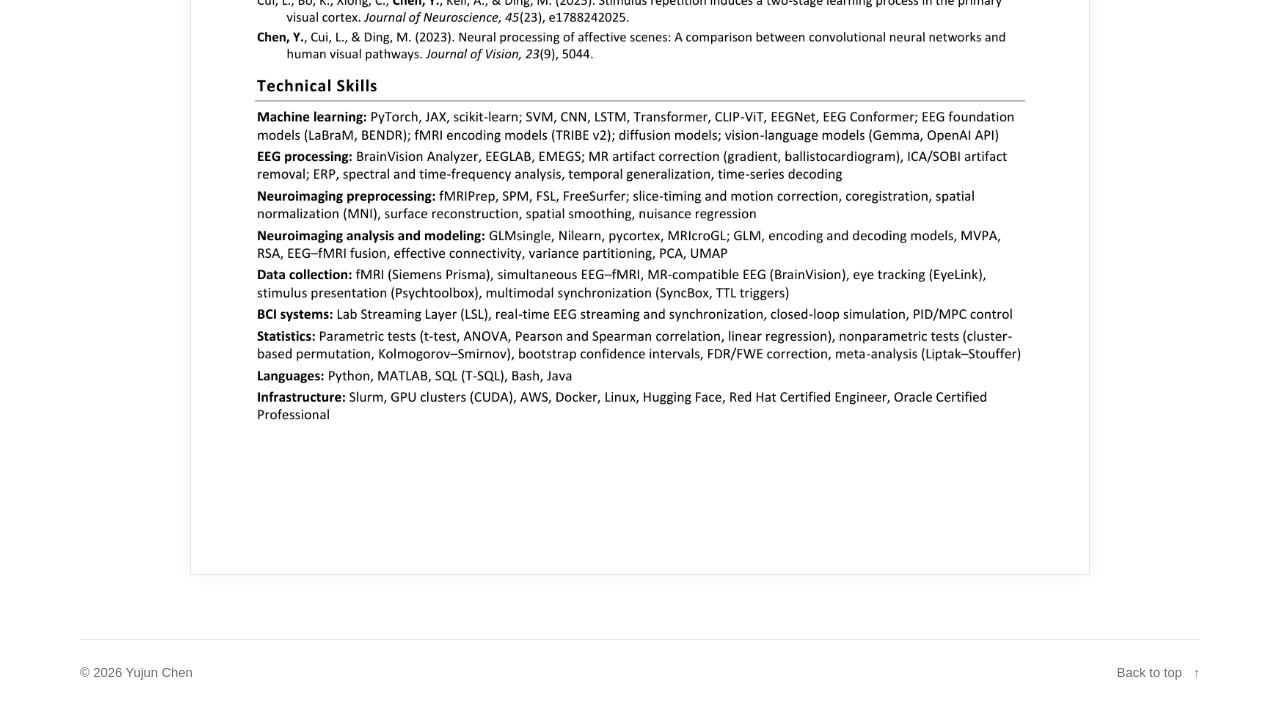
<file: about.html>
<!doctype html>
<html lang="en">
<head>
  <meta charset="utf-8">
  <meta name="viewport" content="width=device-width,initial-scale=1">
  <meta name="description" content="Yujun Chen studies AI and the brain: neural encoding, neural dynamics, affective neuroscience, and neuroscience-inspired AI. Read and download his résumé.">
  <meta name="theme-color" content="#ffffff">
  <title>About — Yujun Chen</title>
  <link rel="icon" href="data:image/svg+xml,%3Csvg xmlns='http://www.w3.org/2000/svg' viewBox='0 0 64 64'%3E%3Crect width='64' height='64' rx='14' fill='%231b43db'/%3E%3Ctext x='32' y='43' text-anchor='middle' font-family='Arial' font-weight='700' font-size='32' fill='white'%3EYC%3C/text%3E%3C/svg%3E">
  <link rel="stylesheet" href="assets/styles.7fe2f8b704b8.css">
</head>
<body id="top">
  <a class="skip-link" href="#main">Skip to content</a>
  <header class="site-header wrap">
    <a class="wordmark" href="./" aria-label="Yujun Chen, home">Yujun Chen<span class="brand-period">.</span></a>
    <nav aria-label="Main navigation">
      <a href="./">Work</a><a href="about.html" aria-current="page">About</a>
    </nav>
  </header>
  <main id="main" class="wrap">
    <section id="about" class="about-intro" aria-labelledby="about-title">
      <div class="about-copy">
        <p class="eyebrow">Computational neuroscience · Neural engineering</p>
        <h1 id="about-title">About me</h1>
        <p class="about-lead">I study how AI can help us understand the brain, and how neuroscience can inform better AI.</p>
        <p>I’m Yujun (Eugene) Chen, a Ph.D. candidate in Biomedical Engineering at the University of Florida, working in the Ding Laboratory. My research explores how the brain represents emotional and social information across space and time.</p>
        <div class="profile-links" aria-label="Professional profiles">
          <a href="https://github.com/brainyfroggy" target="_blank" rel="noopener noreferrer">GitHub <span aria-hidden="true">↗</span></a>
          <a href="https://www.linkedin.com/in/chenyujun/" target="_blank" rel="noopener noreferrer">LinkedIn <span aria-hidden="true">↗</span></a>
          <a href="https://scholar.google.com/citations?user=zCeiAaYAAAAJ&amp;hl=en" target="_blank" rel="noopener noreferrer">Google Scholar <span aria-hidden="true">↗</span></a>
        </div>
      </div>
      <figure class="portrait"><img src="media/yujun-chen-portrait-color-20260913.jpg" width="2400" height="1600" alt="Portrait of Yujun Chen" fetchpriority="high"></figure>
    </section>
    <section class="research-direction" aria-labelledby="direction-title">
      <h2 id="direction-title">Research direction</h2>
      <div class="research-copy">
        <p>I’m interested in building shared models of how the brain responds to images, video, and language. By bringing together fMRI, EEG, eye-tracking, and behavioral data in a common representational space—and accounting for differences between people and experiments—these models could connect findings across studies.</p>
        <p>I want to use such models to generate synthetic neural responses when measured data are scarce and to test competing neuroscience hypotheses before designing new experiments. For example, model ablations could help identify which visual pathways support emotion and social understanding. Predictions and improvements would be tested against held-out human data, with targeted experiments feeding back into the models.</p>
        <p>The exchange goes both ways: I’m also interested in using findings about neural representations, dynamics, and feedback to develop more capable AI systems.</p>
      </div>
    </section>
    <section class="research-interests" aria-labelledby="interests-title">
      <h2 id="interests-title">Research interests</h2>
      <ul class="interest-list">
        <li>Neural encoding models</li><li>Neural population dynamics</li><li>Affective neuroscience</li>
        <li>Multimodal neural decoding <span>fMRI, EEG &amp; MEG</span></li><li>AI-generated experimental stimuli</li><li>Neuroscience-inspired AI</li>
      </ul>
    </section>
    <section id="resume" class="resume-section" aria-labelledby="resume-title">
      <div class="resume-heading"><div><p class="eyebrow">Experience, education &amp; publications</p><h2 id="resume-title">Résumé</h2></div>
        <div class="resume-actions"><a class="resume-open" href="media/yujun-chen-resume-20261117.pdf" target="_blank" rel="noopener noreferrer">Open PDF <span aria-hidden="true">↗</span></a><a class="resume-download" href="media/yujun-chen-resume-20261117.pdf" download="Yujun-Chen-Resume.pdf">Download résumé <span aria-hidden="true">↓</span></a></div>
      </div>
      <p class="resume-note">November 2026 · 2 pages. Select a page to open the PDF and zoom in.</p>
      <div class="resume-pages">
        <a href="media/yujun-chen-resume-20261117.pdf#page=1" target="_blank" rel="noopener noreferrer" aria-label="Open résumé PDF, page 1: education and research experience"><img src="media/yujun-chen-resume-20261117-page-1.webp" width="1224" height="1584" loading="lazy" alt="Résumé page 1: education, experimental design and neural data pipelines, neural data analysis, and machine learning and brain-inspired AI."></a>
        <a href="media/yujun-chen-resume-20261117.pdf#page=2" target="_blank" rel="noopener noreferrer" aria-label="Open résumé PDF, page 2: research and prior experience, publications, and skills"><img src="media/yujun-chen-resume-20261117-page-2.webp" width="1224" height="1584" loading="lazy" alt="Résumé page 2: brain-inspired AI research, data management experience, selected publications and manuscripts, and technical skills."></a>
      </div>
    </section>
  </main>
  <footer class="wrap"><span>© <span id="year">2026</span> Yujun Chen</span><a href="#top">Back to top <span aria-hidden="true">↑</span></a></footer>
  <script src="assets/site.e1011d1c9d6c.js"></script>
</body>
</html>
</file>
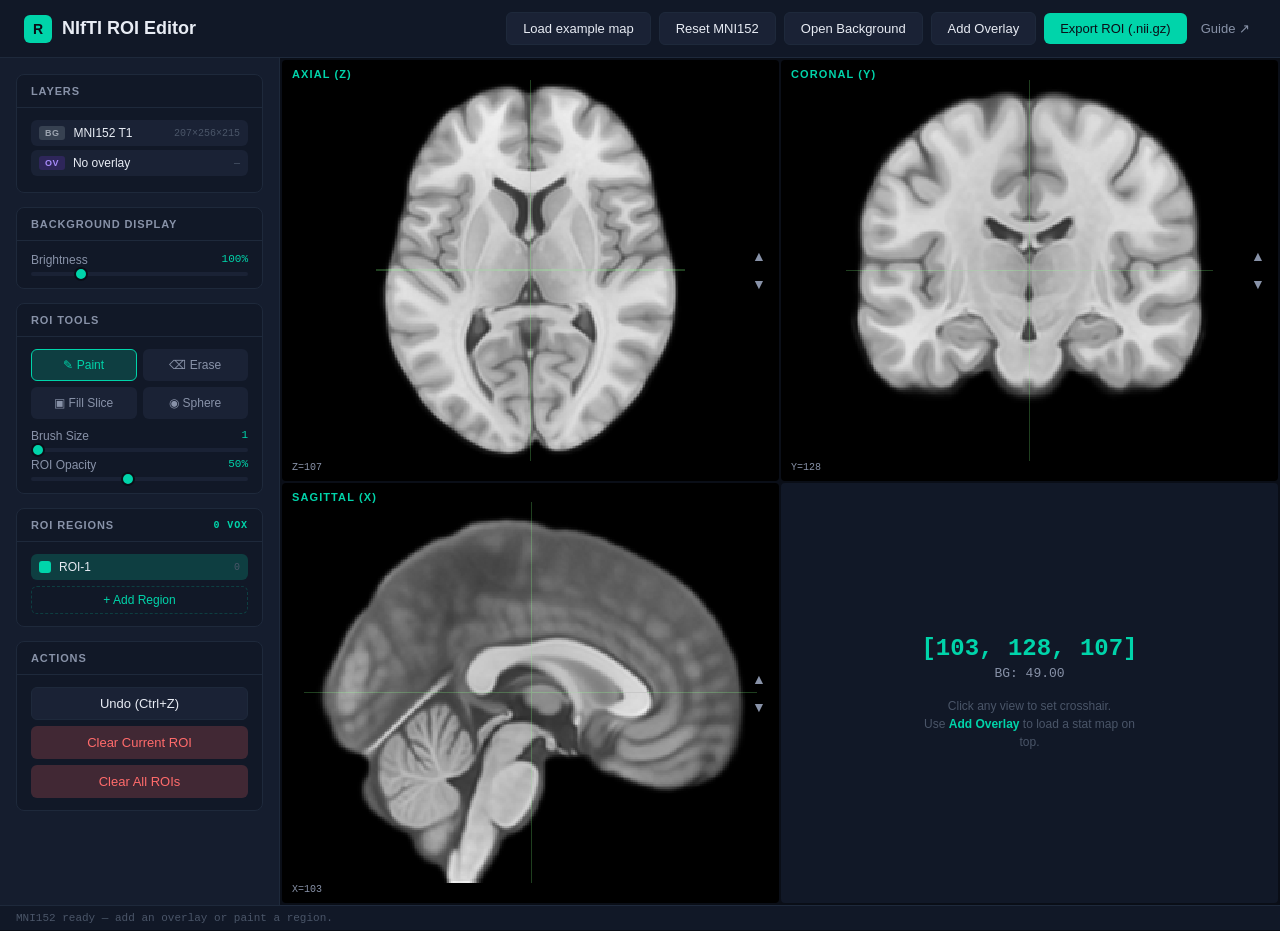
<file: roi-editor/app.html>
<!DOCTYPE html>
<html lang="en">
<head>
<meta charset="UTF-8">
<meta name="viewport" content="width=device-width, initial-scale=1.0">
<meta name="description" content="Edit volumetric regions of interest in your browser and export NIfTI masks. Opens with MNI152 and an optional valence–arousal t-map example.">
<title>NIfTI ROI Editor — Yujun Chen</title>
<script src="../vendor/pako.min.js"></script>
<style>
  :root {
    --bg-primary: #0a0e17; --bg-secondary: #111827; --bg-tertiary: #1a2235;
    --bg-panel: #151d2e; --accent: #00d4aa; --accent-dim: #00d4aa33;
    --warn: #ff6b6b; --warn-dim: #ff6b6b33;
    --text-primary: #e8ecf4; --text-secondary: #8892a8; --text-dim: #4a5568; --border: #1e293b;
  }
  * { margin:0; padding:0; box-sizing:border-box; }
  body { font-family:Arial,Helvetica,sans-serif; background:var(--bg-primary); color:var(--text-primary); min-height:100vh; overflow-x:hidden; }
  .app-header { display:flex; align-items:center; justify-content:space-between; padding:12px 24px; background:var(--bg-secondary); border-bottom:1px solid var(--border); }
  .app-title { font-size:18px; font-weight:600; display:flex; align-items:center; gap:10px; }
  .app-title .icon { width:28px; height:28px; background:var(--accent); border-radius:6px; display:flex; align-items:center; justify-content:center; font-size:14px; color:var(--bg-primary); font-weight:700; }
  .header-actions { display:flex; gap:8px; align-items:center; flex-wrap:wrap; }
  button { font-family:inherit; cursor:pointer; border:none; border-radius:6px; font-size:13px; font-weight:500; padding:8px 16px; transition:all .15s; }
  button:focus-visible,a:focus-visible,input:focus-visible { outline:2px solid var(--accent); outline-offset:3px; }
  .btn-primary { background:var(--accent); color:var(--bg-primary); }
  .btn-primary:hover { filter:brightness(1.15); }
  .btn-primary:disabled { opacity:.4; cursor:not-allowed; }
  .btn-secondary { background:var(--bg-tertiary); color:var(--text-primary); border:1px solid var(--border); }
  .btn-secondary:hover { background:#232d42; }
  .btn-danger { background:var(--warn-dim); color:var(--warn); border:1px solid transparent; }
  .btn-danger:hover { background:#ff6b6b44; }
  .app-help-link { align-self:center; color:var(--text-secondary); text-decoration:none; font-size:13px; padding:6px; }
  .app-help-link:hover { color:var(--accent); }
  .main-layout { display:grid; grid-template-columns:280px 1fr; height:calc(100vh - 53px); }
  .sidebar { background:var(--bg-panel); border-right:1px solid var(--border); overflow-y:auto; padding:16px; display:flex; flex-direction:column; gap:14px; }
  .panel { background:var(--bg-secondary); border:1px solid var(--border); border-radius:8px; overflow:hidden; }
  .panel-header { padding:10px 14px; font-size:11px; font-weight:600; text-transform:uppercase; letter-spacing:.08em; color:var(--text-secondary); border-bottom:1px solid var(--border); display:flex; justify-content:space-between; align-items:center; }
  .panel-body { padding:12px 14px; }
  .info-row { display:flex; justify-content:space-between; align-items:center; padding:3px 0; font-size:12px; }
  .info-row .label { color:var(--text-secondary); }
  .info-row .value { font-family:'JetBrains Mono',monospace; font-size:11px; }
  .control-group { display:flex; flex-direction:column; gap:5px; }
  .control-label { font-size:12px; color:var(--text-secondary); display:flex; justify-content:space-between; }
  .control-label .val { font-family:'JetBrains Mono',monospace; color:var(--accent); font-size:11px; }
  input[type="range"] { -webkit-appearance:none; width:100%; height:4px; border-radius:2px; background:var(--bg-tertiary); outline:none; }
  input[type="range"]::-webkit-slider-thumb { -webkit-appearance:none; width:14px; height:14px; border-radius:50%; background:var(--accent); cursor:pointer; border:2px solid var(--bg-primary); }
  .tool-buttons { display:grid; grid-template-columns:1fr 1fr; gap:6px; }
  .tool-btn { padding:8px 10px; font-size:12px; border-radius:6px; background:var(--bg-tertiary); color:var(--text-secondary); border:1px solid transparent; text-align:center; }
  .tool-btn.active { background:var(--accent-dim); color:var(--accent); border-color:var(--accent); }
  .tool-btn:hover { background:#232d42; }
  .cmap-buttons { display:grid; grid-template-columns:1fr 1fr; gap:5px; margin-top:4px; }
  .cmap-btn { display:flex; align-items:center; gap:6px; padding:5px 8px; font-size:11px; border-radius:5px; background:var(--bg-tertiary); color:var(--text-secondary); border:1px solid transparent; cursor:pointer; }
  .cmap-btn.active { background:var(--accent-dim); color:var(--accent); border-color:var(--accent); }
  .cmap-btn:hover { background:#232d42; }
  .cmap-preview { display:inline-block; width:32px; height:8px; border-radius:2px; flex-shrink:0; }
  .cmap-gray { background:linear-gradient(to right,#000,#fff); }
  .cmap-hot { background:linear-gradient(to right,#000,#c00,#f80,#ff0,#fff); }
  .cmap-cool { background:linear-gradient(to right,#000,#00c,#0ff,#fff); }
  .cmap-viridis { background:linear-gradient(to right,#440154,#3b528b,#21918c,#5ec962,#fde725); }
  .roi-item { display:flex; align-items:center; gap:8px; padding:6px 8px; border-radius:6px; font-size:12px; cursor:pointer; }
  .roi-item:hover { background:var(--bg-tertiary); }
  .roi-item.active { background:var(--accent-dim); }
  .roi-color { width:12px; height:12px; border-radius:3px; flex-shrink:0; }
  .roi-name { flex:1; }
  .roi-count { font-family:'JetBrains Mono',monospace; font-size:10px; color:var(--text-dim); }
  .add-roi-btn { width:100%; padding:6px; font-size:12px; border-radius:6px; background:transparent; color:var(--accent); border:1px dashed var(--accent-dim); margin-top:6px; }
  .add-roi-btn:hover { background:var(--accent-dim); }
  .canvas-area { display:flex; flex-direction:column; background:var(--bg-primary); overflow:hidden; }
  .views-grid { flex:1; display:grid; grid-template-columns:1fr 1fr; grid-template-rows:1fr 1fr; gap:2px; padding:2px; min-height:0; }
  .view-panel { background:#000; position:relative; overflow:hidden; display:flex; align-items:center; justify-content:center; border-radius:4px; }
  .view-label { position:absolute; top:8px; left:10px; font-size:11px; font-weight:600; color:var(--accent); text-transform:uppercase; letter-spacing:.1em; z-index:2; text-shadow:0 1px 4px rgba(0,0,0,.8); }
  .view-coords { position:absolute; bottom:8px; left:10px; font-family:'JetBrains Mono',monospace; font-size:10px; color:var(--text-secondary); z-index:2; text-shadow:0 1px 4px rgba(0,0,0,.8); }
  .slice-nav { position:absolute; right:8px; top:50%; transform:translateY(-50%); display:flex; flex-direction:column; gap:4px; z-index:2; }
  .slice-nav button { width:24px; height:24px; padding:0; font-size:14px; background:rgba(0,0,0,.6); color:var(--text-secondary); border-radius:4px; display:flex; align-items:center; justify-content:center; }
  .slice-nav button:hover { background:rgba(0,0,0,.8); color:var(--text-primary); }
  canvas.slice-canvas { image-rendering:pixelated; cursor:crosshair; touch-action:none; }
  .info-panel-view { display:flex; flex-direction:column; align-items:center; justify-content:center; background:var(--bg-secondary); gap:12px; padding:20px; }
  .crosshair-info { text-align:center; font-family:'JetBrains Mono',monospace; }
  .crosshair-info .coord { font-size:24px; font-weight:600; color:var(--accent); }
  .crosshair-info .voxel-val { font-size:13px; color:var(--text-secondary); margin-top:4px; }
  .dropzone { position:absolute; inset:0; display:flex; flex-direction:column; align-items:center; justify-content:center; gap:16px; z-index:10; background:var(--bg-primary); }
  .dropzone-box { border:2px dashed var(--accent-dim); border-radius:16px; padding:60px 80px; text-align:center; transition:all .2s; }
  .dropzone-box.dragover { border-color:var(--accent); background:var(--accent-dim); }
  .dropzone-icon { font-size:48px; margin-bottom:12px; opacity:.6; }
  .dropzone-text { font-size:16px; font-weight:500; margin-bottom:4px; }
  .dropzone-sub { font-size:13px; color:var(--text-secondary); }
  .template-section { margin-top:24px; text-align:center; }
  .template-divider { display:flex; align-items:center; gap:16px; margin-bottom:20px; }
  .template-divider::before,.template-divider::after { content:''; flex:1; height:1px; background:var(--border); }
  .template-divider span { font-size:12px; color:var(--text-dim); white-space:nowrap; }
  .template-cards { display:flex; gap:12px; justify-content:center; }
  .template-card { background:var(--bg-secondary); border:1px solid var(--border); border-radius:12px; padding:20px 24px; cursor:pointer; transition:all .2s; text-align:center; min-width:180px; font-family:inherit; color:var(--text-primary); }
  .template-card:hover { border-color:var(--accent); background:var(--bg-tertiary); transform:translateY(-2px); box-shadow:0 4px 20px rgba(0,212,170,.1); }
  .template-card-icon { font-size:32px; margin-bottom:8px; }
  .template-card-title { font-size:14px; font-weight:600; margin-bottom:4px; }
  .template-card-desc { font-size:11px; color:var(--text-secondary); line-height:1.5; }
  .loading-overlay { position:fixed; inset:0; background:rgba(10,14,23,.85); display:flex; flex-direction:column; align-items:center; justify-content:center; z-index:100; gap:16px; }
  .loading-spinner { width:40px; height:40px; border:3px solid var(--border); border-top-color:var(--accent); border-radius:50%; animation:spin .8s linear infinite; }
  @keyframes spin { to { transform:rotate(360deg); } }
  .loading-text { font-size:14px; color:var(--text-secondary); }
  .layer-badge { display:inline-block; padding:2px 6px; border-radius:3px; font-size:9px; font-weight:600; text-transform:uppercase; letter-spacing:.05em; }
  .badge-bg { background:#374151; color:#9ca3af; }
  .badge-ov { background:#7c3aed33; color:#a78bfa; }
  .layer-row { display:flex; align-items:center; gap:8px; padding:6px 8px; border-radius:6px; font-size:12px; margin-bottom:4px; background:var(--bg-tertiary); }
  .layer-row .layer-name { flex:1; white-space:nowrap; overflow:hidden; text-overflow:ellipsis; }
  .layer-row .layer-status { font-size:10px; color:var(--text-dim); font-family:'JetBrains Mono',monospace; }
  .status-bar { padding:6px 16px; font-size:11px; font-family:'JetBrains Mono',monospace; color:var(--text-dim); background:var(--bg-secondary); border-top:1px solid var(--border); display:flex; justify-content:space-between; }
  .hidden { display:none !important; }
  @media(max-width:800px){
    .app-header{align-items:flex-start;gap:12px;flex-direction:column;padding:12px 16px}
    .header-actions{width:100%}.header-actions button{padding:7px 10px}
    .main-layout{grid-template-columns:1fr;height:auto}
    .sidebar{max-height:none;display:grid;grid-template-columns:repeat(2,minmax(0,1fr));padding:12px;gap:9px}
    .canvas-area{min-height:750px}.views-grid{min-height:730px}
    .template-cards{flex-wrap:wrap}.dropzone-box{padding:22px}
  }
  @media(max-width:560px){
    .sidebar{grid-template-columns:1fr}.views-grid{grid-template-columns:1fr;grid-template-rows:repeat(4,300px);min-height:0}
    .canvas-area{min-height:1210px}.dropzone{padding:20px}.template-card{min-width:145px;padding:15px}
  }
  ::-webkit-scrollbar { width:6px; }
  ::-webkit-scrollbar-track { background:transparent; }
  ::-webkit-scrollbar-thumb { background:var(--border); border-radius:3px; }
</style>
</head>
<body>
<div class="app-header">
  <div class="app-title"><div class="icon">R</div>NIfTI ROI Editor</div>
  <div class="header-actions">
    <button class="btn-secondary" onclick="loadDemo()">Load example map</button>
    <button class="btn-secondary" onclick="loadMNI152()" title="Reset to the bundled MNI152 template">Reset MNI152</button>
    <button class="btn-secondary" onclick="pickFile('bg')">Open Background</button>
    <button class="btn-secondary" onclick="pickFile('ov')">Add Overlay</button>
    <input type="file" id="fileInput" accept=".nii,.nii.gz,.gz" style="display:none">
    <button class="btn-primary" id="exportBtn" disabled onclick="exportROI()">Export ROI (.nii.gz)</button>
    <a class="app-help-link" href="./">Guide ↗</a>
  </div>
</div>
<div class="main-layout">
  <div class="sidebar">
    <div class="panel">
      <div class="panel-header">Layers</div>
      <div class="panel-body">
        <div class="layer-row"><span class="layer-badge badge-bg">BG</span><span class="layer-name" id="bgName">No background</span><span class="layer-status" id="bgDims">—</span></div>
        <div class="layer-row"><span class="layer-badge badge-ov">OV</span><span class="layer-name" id="ovName">No overlay</span><span class="layer-status" id="ovDims">—</span></div>
      </div>
    </div>
    <div class="panel" id="overlayControlsPanel" style="display:none">
      <div class="panel-header">Overlay Display</div>
      <div class="panel-body" style="display:flex;flex-direction:column;gap:10px">
        <div class="control-group">
          <div class="control-label"><span>Colormap</span></div>
          <div class="cmap-buttons">
            <button class="cmap-btn active" data-cmap="hot" onclick="setOvCmap('hot')"><span class="cmap-preview cmap-hot"></span>Hot</button>
            <button class="cmap-btn" data-cmap="cool" onclick="setOvCmap('cool')"><span class="cmap-preview cmap-cool"></span>Cool</button>
            <button class="cmap-btn" data-cmap="viridis" onclick="setOvCmap('viridis')"><span class="cmap-preview cmap-viridis"></span>Viridis</button>
            <button class="cmap-btn" data-cmap="gray" onclick="setOvCmap('gray')"><span class="cmap-preview cmap-gray"></span>Gray</button>
          </div>
        </div>
        <div class="control-group">
          <div class="control-label"><span>Overlay Opacity</span><span class="val" id="ovOpVal">70%</span></div>
          <input type="range" id="ovOpSlider" min="0" max="100" value="70" oninput="ovOpacity=this.value/100;document.getElementById('ovOpVal').textContent=this.value+'%';redrawAll()">
        </div>
        <div class="control-group">
          <div class="control-label"><span>Threshold Min</span><span class="val" id="thMinVal">0</span></div>
          <input type="range" id="thMinSlider" min="0" max="1000" value="0" step="1" oninput="updateThresh()">
        </div>
        <div class="control-group">
          <div class="control-label"><span>Threshold Max</span><span class="val" id="thMaxVal">100</span></div>
          <input type="range" id="thMaxSlider" min="0" max="1000" value="1000" step="1" oninput="updateThresh()">
        </div>
        <button class="btn-secondary" style="font-size:11px;padding:5px 10px" onclick="removeOverlay()">Remove Overlay</button>
      </div>
    </div>
    <div class="panel">
      <div class="panel-header">Background Display</div>
      <div class="panel-body">
        <div class="control-group">
          <div class="control-label"><span>Brightness</span><span class="val" id="brtVal">100%</span></div>
          <input type="range" id="brtSlider" min="20" max="400" value="100" oninput="redrawAll()">
        </div>
      </div>
    </div>
    <div class="panel">
      <div class="panel-header">ROI Tools</div>
      <div class="panel-body">
        <div class="tool-buttons">
          <button class="tool-btn active" data-tool="paint" onclick="setTool('paint')">&#9998; Paint</button>
          <button class="tool-btn" data-tool="erase" onclick="setTool('erase')">&#9003; Erase</button>
          <button class="tool-btn" data-tool="fill" onclick="setTool('fill')">&#9635; Fill Slice</button>
          <button class="tool-btn" data-tool="sphere" onclick="setTool('sphere')">&#9673; Sphere</button>
        </div>
        <div style="height:10px"></div>
        <div class="control-group">
          <div class="control-label"><span>Brush Size</span><span class="val" id="brSzVal">1</span></div>
          <input type="range" id="brSzSlider" min="1" max="15" value="1" oninput="brushSize=+this.value;document.getElementById('brSzVal').textContent=this.value">
        </div>
        <div style="height:6px"></div>
        <div class="control-group">
          <div class="control-label"><span>ROI Opacity</span><span class="val" id="roiOpVal">50%</span></div>
          <input type="range" id="roiOpSlider" min="10" max="100" value="50" oninput="roiOpacity=this.value/100;document.getElementById('roiOpVal').textContent=this.value+'%';redrawAll()">
        </div>
      </div>
    </div>
    <div class="panel">
      <div class="panel-header">ROI Regions<span id="totalVoxels" style="font-size:10px;font-family:'JetBrains Mono',monospace;color:var(--accent)">0 vox</span></div>
      <div class="panel-body"><div id="roiList"></div><button class="add-roi-btn" onclick="addROI()">+ Add Region</button></div>
    </div>
    <div class="panel">
      <div class="panel-header">Actions</div>
      <div class="panel-body" style="display:flex;flex-direction:column;gap:6px">
        <button class="btn-secondary" onclick="undoAction()" id="undoBtn" disabled>Undo (Ctrl+Z)</button>
        <button class="btn-danger" onclick="clearCurrentROI()">Clear Current ROI</button>
        <button class="btn-danger" onclick="clearAllROIs()">Clear All ROIs</button>
      </div>
    </div>
  </div>
  <div class="canvas-area" id="canvasArea">
    <div class="dropzone" id="dropzone">
      <div class="dropzone-box" id="dropzoneBox">
        <div class="dropzone-icon">&#129504;</div>
        <div class="dropzone-text">Loading the MNI152 template</div>
        <div class="dropzone-sub">Drop a .nii or .nii.gz file here, or use the buttons above. Your files stay in this browser.</div>
      </div>
      <div class="template-section">
        <div class="template-divider"><span>quick start</span></div>
        <div class="template-cards">
          <button class="template-card" onclick="loadDemo()">
            <div class="template-card-icon">✦</div>
            <div class="template-card-title">Load example map</div>
            <div class="template-card-desc">Valence–arousal t-map<br>over MNI152</div>
          </button>
          <button class="template-card" onclick="loadMNI152()">
            <div class="template-card-icon">&#129504;</div>
            <div class="template-card-title">MNI152 Template</div>
            <div class="template-card-desc">Reset to the bundled<br>T1 template</div>
          </button>
          <button class="template-card" onclick="pickFile('bg')">
            <div class="template-card-icon">&#128194;</div>
            <div class="template-card-title">Custom Background</div>
            <div class="template-card-desc">Load your own .nii.gz<br>as background</div>
          </button>
        </div>
      </div>
    </div>
    <div class="views-grid hidden" id="viewsGrid">
      <div class="view-panel" id="axialPanel"><span class="view-label">Axial (Z)</span><canvas class="slice-canvas" id="axialCanvas"></canvas><span class="view-coords" id="axialCoords"></span><div class="slice-nav"><button onclick="changeSlice('axial',1)">&#9650;</button><button onclick="changeSlice('axial',-1)">&#9660;</button></div></div>
      <div class="view-panel" id="coronalPanel"><span class="view-label">Coronal (Y)</span><canvas class="slice-canvas" id="coronalCanvas"></canvas><span class="view-coords" id="coronalCoords"></span><div class="slice-nav"><button onclick="changeSlice('coronal',1)">&#9650;</button><button onclick="changeSlice('coronal',-1)">&#9660;</button></div></div>
      <div class="view-panel" id="sagittalPanel"><span class="view-label">Sagittal (X)</span><canvas class="slice-canvas" id="sagittalCanvas"></canvas><span class="view-coords" id="sagittalCoords"></span><div class="slice-nav"><button onclick="changeSlice('sagittal',1)">&#9650;</button><button onclick="changeSlice('sagittal',-1)">&#9660;</button></div></div>
      <div class="view-panel info-panel-view">
        <div class="crosshair-info">
          <div class="coord" id="crossCoord">—</div>
          <div class="voxel-val" id="crossVal">Load a volume</div>
          <div class="voxel-val" id="crossOvVal"></div>
        </div>
        <div style="font-size:12px;color:var(--text-dim);text-align:center;max-width:220px;line-height:1.5">
          Click any view to set crosshair.<br>Use <b style="color:var(--accent)">Add Overlay</b> to load a stat map on top.
        </div>
      </div>
    </div>
  </div>
</div>
<div class="status-bar"><span id="statusMsg">Ready — load a background or template</span><span id="statusRight"></span></div>

<script>
// ==================== NIfTI Parser ====================
function headerAffine(dv,le,pd){
  const sf=[];
  for(let r=0;r<3;r++)sf.push(Array.from({length:4},(_,c)=>dv.getFloat32(280+r*16+c*4,le)));
  sf.push([0,0,0,1]);
  if(dv.getInt16(254,le)>0&&sformValid(sf))return sf;
  const dx=Math.abs(pd[1])||1,dy=Math.abs(pd[2])||1,dz=(Math.abs(pd[3])||1)*(pd[0]<0?-1:1);
  if(dv.getInt16(252,le)>0){
    let b=dv.getFloat32(256,le),c=dv.getFloat32(260,le),d=dv.getFloat32(264,le);
    const ss=b*b+c*c+d*d;
    if(ss>1){const scale=1/Math.sqrt(ss);b*=scale;c*=scale;d*=scale;}
    const a=Math.sqrt(Math.max(0,1-b*b-c*c-d*d));
    return [
      [(a*a+b*b-c*c-d*d)*dx,2*(b*c-a*d)*dy,2*(b*d+a*c)*dz,dv.getFloat32(268,le)],
      [2*(b*c+a*d)*dx,(a*a+c*c-b*b-d*d)*dy,2*(c*d-a*b)*dz,dv.getFloat32(272,le)],
      [2*(b*d-a*c)*dx,2*(c*d+a*b)*dy,(a*a+d*d-c*c-b*b)*dz,dv.getFloat32(276,le)],
      [0,0,0,1]
    ];
  }
  return [[dx,0,0,0],[0,dy,0,0],[0,0,dz,0],[0,0,0,1]];
}
function parseNIfTI(buffer) {
  if(buffer.byteLength<352)throw new Error('File is too small to be a NIfTI-1 volume.');
  const dv=new DataView(buffer);
  if(dv.getInt32(0,true)===540||dv.getInt32(0,false)===540)
    throw new Error('NIfTI-2 is not supported yet. Please convert to NIfTI-1.');
  const le=dv.getInt32(0,true)===348;
  const headerSize=dv.getInt32(0,le);
  if(headerSize!==348)throw new Error('Unrecognized NIfTI header. Use a 3D NIfTI-1 .nii or .nii.gz file.');
  const dims=Array.from({length:8},(_,i)=>dv.getInt16(40+i*2,le));
  const pd=Array.from({length:8},(_,i)=>dv.getFloat32(76+i*4,le));
  const [nx,ny,nz]=dims.slice(1,4),nv=nx*ny*nz;
  if(dims[0]<3||dims[0]>4||dims[4]>1)throw new Error('Only single-volume 3D NIfTI images are supported.');
  if(![nx,ny,nz].every(n=>Number.isInteger(n)&&n>0&&n<=512)||!Number.isSafeInteger(nv)||nv>20000000)
    throw new Error('Invalid dimensions or volume exceeds the 20-million-voxel browser limit.');
  const dt=dv.getInt16(70,le),bp=dv.getInt16(72,le);
  const bytesPerVoxel={2:1,4:2,8:4,16:4,64:8,256:1,512:2}[dt];
  if(!bytesPerVoxel||bp!==bytesPerVoxel*8)throw new Error('Unsupported or inconsistent NIfTI data type.');
  const off=Math.round(dv.getFloat32(108,le));
  if(!Number.isFinite(off)||off<352||off+nv*bytesPerVoxel>buffer.byteLength)
    throw new Error('NIfTI data offset or payload length is invalid.');
  const data=new Float32Array(nv);
  for(let i=0;i<nv;i++){
    const p=off+i*bytesPerVoxel;
    switch(dt){
      case 2:data[i]=dv.getUint8(p);break;
      case 4:data[i]=dv.getInt16(p,le);break;
      case 8:data[i]=dv.getInt32(p,le);break;
      case 16:data[i]=dv.getFloat32(p,le);break;
      case 64:data[i]=dv.getFloat64(p,le);break;
      case 256:data[i]=dv.getInt8(p);break;
      case 512:data[i]=dv.getUint16(p,le);break;
    }
  }
  const slope=dv.getFloat32(112,le),intercept=dv.getFloat32(116,le);
  const scale=Number.isFinite(slope)&&slope!==0?slope:1;
  const shift=Number.isFinite(intercept)?intercept:0;
  let mn=Infinity,mx=-Infinity;
  for(let i=0;i<nv;i++){
    data[i]=Number.isFinite(data[i])?data[i]*scale+shift:0;
    if(data[i]<mn)mn=data[i];if(data[i]>mx)mx=data[i];
  }
  return {dims,pixdims:pd,datatype:dt,bitpix:bp,nx,ny,nz,nvox:nv,data,vox_offset:off,
    sform:headerAffine(dv,le,pd),dataMin:mn,dataMax:mx,
    headerBytes:new Uint8Array(buffer,0,off),littleEndian:le};
}

// ==================== Colormaps ====================
function buildLUT(fn){const l=new Uint8Array(768);for(let i=0;i<256;i++){const c=fn(i/255);l[i*3]=c[0];l[i*3+1]=c[1];l[i*3+2]=c[2];}return l;}
const LUTS={
  hot:buildLUT(t=>{if(t<.33){const s=t/.33;return[s*255,0,0];}if(t<.66){const s=(t-.33)/.33;return[255,s*255,0];}const s=(t-.66)/.34;return[255,255,s*255];}),
  cool:buildLUT(t=>{if(t<.33)return[0,0,t/.33*255];if(t<.66){const s=(t-.33)/.33;return[0,s*255,255];}const s=(t-.66)/.34;return[s*255,255,255];}),
  viridis:buildLUT(t=>{const S=[[0,68,1,84],[.25,59,82,139],[.5,33,145,140],[.75,94,201,98],[1,253,231,37]];let a,b;for(let k=0;k<S.length-1;k++)if(t>=S[k][0]&&t<=S[k+1][0]){a=S[k];b=S[k+1];break;}if(!a){a=S[3];b=S[4];}const f=(t-a[0])/(b[0]-a[0]);return[a[1]+(b[1]-a[1])*f,a[2]+(b[2]-a[2])*f,a[3]+(b[3]-a[3])*f];})
};
function cmapRGB(name,v){v=Math.max(0,Math.min(255,Math.round(v)));if(name==='gray')return[v,v,v];const l=LUTS[name];return[l[v*3],l[v*3+1],l[v*3+2]];}

// ==================== State ====================
let bgNii=null, ovNii=null, roiData=null, crosshair=[0,0,0];
let currentTool='paint', brushSize=1, roiOpacity=.5, ovOpacity=.7, ovCmap='hot';
let ovThMin=0, ovThMax=Infinity;
let undoStack=[], MAX_UNDO=30;
const ROI_COLORS=['#00d4aa','#ff6b6b','#4dabf7','#ffd43b','#da77f2','#ff922b','#69db7c','#f783ac','#74c0fc','#a9e34b'];
let rois=[{name:'ROI-1',label:1,color:ROI_COLORS[0]}], activeROI=0;

// ==================== File handling ====================
let filePurpose='bg';
const fileInput=document.getElementById('fileInput');
function pickFile(p){filePurpose=p;fileInput.click();}
fileInput.addEventListener('change',e=>{if(e.target.files.length)loadFile(e.target.files[0],filePurpose);e.target.value='';});

const dzBox=document.getElementById('dropzoneBox');
document.addEventListener('dragover',e=>{e.preventDefault();if(dzBox)dzBox.classList.add('dragover');});
document.addEventListener('dragleave',()=>{if(dzBox)dzBox.classList.remove('dragover');});
document.addEventListener('drop',e=>{e.preventDefault();if(dzBox)dzBox.classList.remove('dragover');if(e.dataTransfer.files.length)loadFile(e.dataTransfer.files[0],bgNii?'ov':'bg');});

function decomp(buf){
  const a=new Uint8Array(buf);
  if(a[0]!==0x1f||a[1]!==0x8b)return buf;
  const bytes=pako.inflate(a);
  return bytes.buffer.slice(bytes.byteOffset,bytes.byteOffset+bytes.byteLength);
}

function loadFile(file,purpose){
  setStatus('Loading '+file.name+'...');
  const reader=new FileReader();
  reader.onload=function(e){
    try{
      const vol=parseNIfTI(decomp(e.target.result));
      if(purpose==='bg')loadAsBg(vol,file.name);else loadAsOv(vol,file.name);
    }catch(err){setStatus('Error: '+err.message);console.error(err);}
  };
  reader.readAsArrayBuffer(file);
}

function loadAsBg(vol,name){
  if(roiData&&roiData.some(v=>v!==0)&&!window.confirm('Loading a new background will discard the current ROI. Continue?')){
    setStatus('Background unchanged.');return false;
  }
  bgNii=vol;
  ovNii=null;document.getElementById('overlayControlsPanel').style.display='none';
  document.getElementById('ovName').textContent='No overlay';document.getElementById('ovDims').textContent='—';
  roiData=new Uint8Array(vol.nvox);
  crosshair=[Math.floor(vol.nx/2),Math.floor(vol.ny/2),Math.floor(vol.nz/2)];
  undoStack=[];document.getElementById('undoBtn').disabled=true;
  document.getElementById('dropzone').classList.add('hidden');
  document.getElementById('viewsGrid').classList.remove('hidden');
  document.getElementById('exportBtn').disabled=false;
  document.getElementById('bgName').textContent=name;
  document.getElementById('bgDims').textContent=vol.nx+'×'+vol.ny+'×'+vol.nz;
  setupCanvases();redrawAll();renderROIList();
  setStatus(name+' loaded as background — '+vol.nx+'×'+vol.ny+'×'+vol.nz);
  return true;
}

// ==================== Affine math for resampling ====================
function mat4inv(m){
  // Invert a 4x4 matrix (array of 4 arrays of 4)
  const a=m[0][0],b=m[0][1],c=m[0][2],d=m[0][3],
        e=m[1][0],f=m[1][1],g=m[1][2],h=m[1][3],
        i=m[2][0],j=m[2][1],k=m[2][2],l=m[2][3],
        M=m[3][0],N=m[3][1],O=m[3][2],P=m[3][3];
  const det=a*(f*(k*P-l*O)-g*(j*P-l*N)+h*(j*O-k*N))
           -b*(e*(k*P-l*O)-g*(i*P-l*M)+h*(i*O-k*M))
           +c*(e*(j*P-l*N)-f*(i*P-l*M)+h*(i*N-j*M))
           -d*(e*(j*O-k*N)-f*(i*O-k*M)+g*(i*N-j*M));
  if(Math.abs(det)<1e-12) return null;
  const id=1/det;
  const r=[[0,0,0,0],[0,0,0,0],[0,0,0,0],[0,0,0,0]];
  r[0][0]=(f*(k*P-l*O)-g*(j*P-l*N)+h*(j*O-k*N))*id;
  r[0][1]=(-(b*(k*P-l*O)-c*(j*P-l*N)+d*(j*O-k*N)))*id;
  r[0][2]=(b*(g*P-h*O)-c*(f*P-h*N)+d*(f*O-g*N))*id;
  r[0][3]=(-(b*(g*l-h*k)-c*(f*l-h*j)+d*(f*k-g*j)))*id;
  r[1][0]=(-(e*(k*P-l*O)-g*(i*P-l*M)+h*(i*O-k*M)))*id;
  r[1][1]=(a*(k*P-l*O)-c*(i*P-l*M)+d*(i*O-k*M))*id;
  r[1][2]=(-(a*(g*P-h*O)-c*(e*P-h*M)+d*(e*O-g*M)))*id;
  r[1][3]=(a*(g*l-h*k)-c*(e*l-h*i)+d*(e*k-g*i))*id;
  r[2][0]=(e*(j*P-l*N)-f*(i*P-l*M)+h*(i*N-j*M))*id;
  r[2][1]=(-(a*(j*P-l*N)-b*(i*P-l*M)+d*(i*N-j*M)))*id;
  r[2][2]=(a*(f*P-h*N)-b*(e*P-h*M)+d*(e*N-f*M))*id;
  r[2][3]=(-(a*(f*l-h*j)-b*(e*l-h*i)+d*(e*j-f*i)))*id;
  r[3][0]=(-(e*(j*O-k*N)-f*(i*O-k*M)+g*(i*N-j*M)))*id;
  r[3][1]=(a*(j*O-k*N)-b*(i*O-k*M)+c*(i*N-j*M))*id;
  r[3][2]=(-(a*(f*O-g*N)-b*(e*O-g*M)+c*(e*N-f*M)))*id;
  r[3][3]=(a*(f*k-g*j)-b*(e*k-g*i)+c*(e*j-f*i))*id;
  return r;
}

function mat4mul(A,B){
  const r=[[0,0,0,0],[0,0,0,0],[0,0,0,0],[0,0,0,0]];
  for(let i=0;i<4;i++)for(let j=0;j<4;j++)for(let k=0;k<4;k++) r[i][j]+=A[i][k]*B[k][j];
  return r;
}

function affineApply(M,x,y,z){
  return [M[0][0]*x+M[0][1]*y+M[0][2]*z+M[0][3],
          M[1][0]*x+M[1][1]*y+M[1][2]*z+M[1][3],
          M[2][0]*x+M[2][1]*y+M[2][2]*z+M[2][3]];
}
function affinesMatch(A,B){
  return A.every((row,r)=>row.every((value,c)=>Math.abs(value-B[r][c])<1e-4));
}

// Check if sform looks valid (not all zeros)
function sformValid(sf){
  const a=sf[0],b=sf[1],c=sf[2];
  const det=a[0]*(b[1]*c[2]-b[2]*c[1])-a[1]*(b[0]*c[2]-b[2]*c[0])+a[2]*(b[0]*c[1]-b[1]*c[0]);
  return Number.isFinite(det)&&Math.abs(det)>1e-8;
}

// Build a fallback sform from pixdims (assumes identity orientation)
function sformFromPixdims(vol){
  return [
    [vol.pixdims[1]||1, 0, 0, 0],
    [0, vol.pixdims[2]||1, 0, 0],
    [0, 0, vol.pixdims[3]||1, 0],
    [0, 0, 0, 1]
  ];
}

function resampleOverlay(ovVol, bgVol){
  // Compute transform: bg_voxel -> world -> ov_voxel
  // world = bgSform * bg_voxel
  // ov_voxel = ovSform_inv * world
  // combined = ovSform_inv * bgSform
  const bgSf = sformValid(bgVol.sform) ? bgVol.sform : sformFromPixdims(bgVol);
  const ovSf = sformValid(ovVol.sform) ? ovVol.sform : sformFromPixdims(ovVol);
  const ovSfInv = mat4inv(ovSf);
  if(!ovSfInv){
    console.warn('Cannot invert overlay sform, skipping resample');
    return null;
  }
  const T = mat4mul(ovSfInv, bgSf); // bg_ijk -> ov_ijk

  const nv = bgVol.nvox;
  const out = new Float32Array(nv);
  const onx=ovVol.nx, ony=ovVol.ny, onz=ovVol.nz;
  const bnx=bgVol.nx, bny=bgVol.ny;
  let mn=Infinity, mx=-Infinity;

  for(let bz=0; bz<bgVol.nz; bz++){
    for(let by=0; by<bgVol.ny; by++){
      for(let bx=0; bx<bgVol.nx; bx++){
        // Map bg voxel to overlay voxel
        const [ox,oy,oz] = affineApply(T, bx, by, bz);
        // Nearest-neighbor
        const oxi=Math.round(ox), oyi=Math.round(oy), ozi=Math.round(oz);
        let val=0;
        if(oxi>=0&&oxi<onx&&oyi>=0&&oyi<ony&&ozi>=0&&ozi<onz){
          val = ovVol.data[oxi + oyi*onx + ozi*onx*ony];
        }
        out[bx + by*bnx + bz*bnx*bny] = val;
        if(val<mn)mn=val; if(val>mx)mx=val;
      }
    }
  }

  // Return a new vol object with bg dimensions but overlay data resampled
  return {
    dims: bgVol.dims.slice(), pixdims: bgVol.pixdims.slice(),
    datatype: ovVol.datatype, bitpix: ovVol.bitpix,
    nx: bgVol.nx, ny: bgVol.ny, nz: bgVol.nz, nvox: nv,
    data: out, vox_offset: ovVol.vox_offset, sform: bgVol.sform,
    dataMin: mn, dataMax: mx,
    headerBytes: ovVol.headerBytes, littleEndian: ovVol.littleEndian
  };
}

function loadAsOv(vol,name){
  if(!bgNii){loadAsBg(vol,name);return;}

  let finalVol = vol;
  let resampled = false;

  // Compare geometry as well as array dimensions before reusing voxel indices.
  if(vol.nx!==bgNii.nx||vol.ny!==bgNii.ny||vol.nz!==bgNii.nz||!affinesMatch(vol.sform,bgNii.sform)){
    setStatus('Resampling overlay ('+vol.nx+'×'+vol.ny+'×'+vol.nz+') to background space ('+bgNii.nx+'×'+bgNii.ny+'×'+bgNii.nz+')...');
    const rs = resampleOverlay(vol, bgNii);
    if(!rs){
      alert('Could not resample overlay — invalid affine transform.\nOverlay dims: '+vol.nx+'×'+vol.ny+'×'+vol.nz+'\nBackground dims: '+bgNii.nx+'×'+bgNii.ny+'×'+bgNii.nz);
      setStatus('Overlay rejected — cannot resample');return;
    }
    finalVol = rs;
    resampled = true;
  }

  ovNii=finalVol; ovThMin=finalVol.dataMin; ovThMax=finalVol.dataMax;
  const mn=document.getElementById('thMinSlider'),mx=document.getElementById('thMaxSlider');
  mn.min=Math.floor(finalVol.dataMin*100);mn.max=Math.ceil(finalVol.dataMax*100);mn.value=Math.floor(finalVol.dataMin*100);
  mx.min=Math.floor(finalVol.dataMin*100);mx.max=Math.ceil(finalVol.dataMax*100);mx.value=Math.ceil(finalVol.dataMax*100);
  document.getElementById('thMinVal').textContent=finalVol.dataMin.toFixed(2);
  document.getElementById('thMaxVal').textContent=finalVol.dataMax.toFixed(2);
  document.getElementById('overlayControlsPanel').style.display='';
  document.getElementById('ovName').textContent=name+(resampled?' (resampled)':'');
  document.getElementById('ovDims').textContent=finalVol.nx+'×'+finalVol.ny+'×'+finalVol.nz;
  redrawAll();
  const rsMsg = resampled ? ' (resampled from '+vol.nx+'×'+vol.ny+'×'+vol.nz+')' : '';
  setStatus(name+' overlaid'+rsMsg+' — range: '+finalVol.dataMin.toFixed(2)+' to '+finalVol.dataMax.toFixed(2));
}

function removeOverlay(){
  ovNii=null;document.getElementById('overlayControlsPanel').style.display='none';
  document.getElementById('ovName').textContent='No overlay';document.getElementById('ovDims').textContent='—';
  redrawAll();setStatus('Overlay removed');
}

function updateThresh(){
  ovThMin=+document.getElementById('thMinSlider').value/100;
  ovThMax=+document.getElementById('thMaxSlider').value/100;
  document.getElementById('thMinVal').textContent=ovThMin.toFixed(2);
  document.getElementById('thMaxVal').textContent=ovThMax.toFixed(2);
  redrawAll();
}

// ==================== MNI152 ====================
const MNI_PATH='demo/mni152.nii.gz';
const EXAMPLE_MAP_PATH='demo/valence-arousal-tmap.nii.gz';
function showLoad(m){let e=document.getElementById('loadOv');if(!e){e=document.createElement('div');e.id='loadOv';e.className='loading-overlay';e.innerHTML='<div class="loading-spinner"></div><div class="loading-text" id="loadTxt"></div>';document.body.appendChild(e);}document.getElementById('loadTxt').textContent=m||'Loading...';e.style.display='';}
function hideLoad(){const e=document.getElementById('loadOv');if(e)e.style.display='none';}
async function fetchBundledVolume(path){
  const response=await fetch(path);
  if(!response.ok)throw new Error(path+' is unavailable (HTTP '+response.status+').');
  return parseNIfTI(decomp(await response.arrayBuffer()));
}
async function loadMNI152(){
  showLoad('Loading MNI152 template...');setStatus('Loading MNI152...');
  try{
    const vol=await fetchBundledVolume(MNI_PATH);
    if(loadAsBg(vol,'MNI152 T1'))setStatus('MNI152 ready — add an overlay or paint a region.');
  }catch(err){setStatus('MNI152 failed: '+err.message);console.error(err);alert('Could not load the bundled MNI152 template.\n\n'+err.message+'\n\nUse "Open Background" to load a local NIfTI file.');}
  finally{hideLoad();}
}
async function loadDemo(){
  showLoad('Loading MNI152 and example map...');setStatus('Loading example volumes...');
  try{
    const [bg,ov]=await Promise.all([fetchBundledVolume(MNI_PATH),fetchBundledVolume(EXAMPLE_MAP_PATH)]);
    if(loadAsBg(bg,'MNI152 T1')){
      loadAsOv(ov,'Valence–arousal t-map');
      if(!ovNii)throw new Error('The example map could not be aligned to MNI152.');
      crosshair=[160,50,107];redrawAll();
      setStatus('Example map ready — paint in a view, then export your ROI.');
    }
  }catch(err){setStatus('Example failed: '+err.message);console.error(err);alert('Could not load the example map.\n\n'+err.message);}
  finally{hideLoad();}
}

// ==================== Canvas ====================
const CVS={},CTX={},VIEWS=['axial','coronal','sagittal'];
function vDims(v){if(!bgNii)return[0,0];switch(v){case'axial':return[bgNii.nx,bgNii.ny];case'coronal':return[bgNii.nx,bgNii.nz];case'sagittal':return[bgNii.ny,bgNii.nz];}}
function setupCanvases(){
  VIEWS.forEach(v=>{
    const c=document.getElementById(v+'Canvas');CVS[v]=c;CTX[v]=c.getContext('2d');
    const[w,h]=vDims(v);c.width=w;c.height=h;
    const p=c.parentElement,pw=p.clientWidth-40,ph=p.clientHeight-40,s=Math.min(pw/w,ph/h,8);
    c.style.width=(w*s)+'px';c.style.height=(h*s)+'px';
    c.onpointerdown=e=>{c.setPointerCapture(e.pointerId);onDown(v,e);};
    c.onpointermove=e=>onMove(v,e);
    c.onpointerup=()=>{drawing=false;};c.onpointercancel=()=>{drawing=false;};
    c.onwheel=e=>{e.preventDefault();changeSlice(v,e.deltaY>0?-1:1);};c.oncontextmenu=e=>e.preventDefault();
  });
}

// ==================== Drawing ====================
function idx(x,y,z,vol){return x+y*vol.nx+z*vol.nx*vol.ny;}
function getBg(x,y,z){if(!bgNii||x<0||x>=bgNii.nx||y<0||y>=bgNii.ny||z<0||z>=bgNii.nz)return 0;return bgNii.data[idx(x,y,z,bgNii)];}
function getOv(x,y,z){if(!ovNii||x<0||x>=ovNii.nx||y<0||y>=ovNii.ny||z<0||z>=ovNii.nz)return NaN;return ovNii.data[idx(x,y,z,ovNii)];}
function getROI(x,y,z){if(!roiData||!bgNii||x<0||x>=bgNii.nx||y<0||y>=bgNii.ny||z<0||z>=bgNii.nz)return 0;return roiData[idx(x,y,z,bgNii)];}
function setROI(x,y,z,val){if(!roiData||!bgNii||x<0||x>=bgNii.nx||y<0||y>=bgNii.ny||z<0||z>=bgNii.nz)return;roiData[idx(x,y,z,bgNii)]=val;}

function redrawAll(){
  if(!bgNii)return;
  const brt=document.getElementById('brtSlider').value/100;
  document.getElementById('brtVal').textContent=Math.round(brt*100)+'%';
  VIEWS.forEach(v=>drawSlice(v,brt));
  updateInfo();updateVoxCounts();
}

function drawSlice(view,brt){
  const ctx=CTX[view],[w,h]=vDims(view),img=ctx.createImageData(w,h),px=img.data;
  const bgR=bgNii.dataMax-bgNii.dataMin||1;
  const hasOv=!!ovNii, ovR=hasOv?(ovNii.dataMax-ovNii.dataMin||1):1;

  for(let j=0;j<h;j++){for(let i=0;i<w;i++){
    let x,y,z;const jF=h-1-j;
    switch(view){case'axial':x=i;y=jF;z=crosshair[2];break;case'coronal':x=i;y=crosshair[1];z=jF;break;case'sagittal':x=crosshair[0];y=i;z=jF;break;}

    // Background: grayscale
    let norm=((getBg(x,y,z)-bgNii.dataMin)/bgR)*255*brt;
    norm=Math.max(0,Math.min(255,norm));
    let r=norm,g=norm,b=norm;

    // Overlay: colormap
    if(hasOv){
      const ov=getOv(x,y,z);
      if(Number.isFinite(ov)&&ov!==0&&ov>=ovThMin&&ov<=ovThMax){
        const n=((ov-ovNii.dataMin)/ovR)*255;
        const[cr,cg,cb]=cmapRGB(ovCmap,Math.max(0,Math.min(255,n)));
        const a=ovOpacity;
        r=r*(1-a)+cr*a; g=g*(1-a)+cg*a; b=b*(1-a)+cb*a;
      }
    }

    // ROI on top
    const rv=getROI(x,y,z);
    if(rv>0){const roi=rois.find(rr=>rr.label===rv);if(roi){const c=hex2rgb(roi.color),a=roiOpacity;r=r*(1-a)+c.r*a;g=g*(1-a)+c.g*a;b=b*(1-a)+c.b*a;}}

    const p4=(j*w+i)*4;px[p4]=r;px[p4+1]=g;px[p4+2]=b;px[p4+3]=255;

    // Crosshair
    let ch=false;
    switch(view){case'axial':if(i===crosshair[0]||jF===crosshair[1])ch=true;break;case'coronal':if(i===crosshair[0]||jF===crosshair[2])ch=true;break;case'sagittal':if(i===crosshair[1]||jF===crosshair[2])ch=true;break;}
    if(ch){px[p4]=Math.min(255,px[p4]+40);px[p4+1]=Math.min(255,px[p4+1]+80);px[p4+2]=Math.min(255,px[p4+2]+40);px[p4+3]=200;}
  }}
  ctx.putImageData(img,0,0);
  const ce=document.getElementById(view+'Coords');
  switch(view){case'axial':ce.textContent='Z='+crosshair[2];break;case'coronal':ce.textContent='Y='+crosshair[1];break;case'sagittal':ce.textContent='X='+crosshair[0];break;}
}

// ==================== Interaction ====================
let drawing=false;
function c2v(view,e){
  const c=CVS[view],r=c.getBoundingClientRect();
  const ci=Math.floor((e.clientX-r.left)*(c.width/r.width)),cj=Math.floor((e.clientY-r.top)*(c.height/r.height));
  const[w,h]=vDims(view),jF=h-1-cj;
  let x=crosshair[0],y=crosshair[1],z=crosshair[2];
  switch(view){case'axial':x=ci;y=jF;break;case'coronal':x=ci;z=jF;break;case'sagittal':y=ci;z=jF;break;}
  return[x,y,z];
}
function clampCH(x,y,z){return[Math.max(0,Math.min(bgNii.nx-1,x)),Math.max(0,Math.min(bgNii.ny-1,y)),Math.max(0,Math.min(bgNii.nz-1,z))];}
function onDown(v,e){
  e.preventDefault();crosshair=clampCH(...c2v(v,e));
  if(currentTool==='fill'){saveUndo();fillSlice(v);redrawAll();return;}
  if(currentTool==='sphere'){saveUndo();paintSphere(...crosshair,brushSize);redrawAll();return;}
  drawing=true;saveUndo();applyBrush(...crosshair,v);redrawAll();
}
function onMove(v,e){if(!drawing)return;crosshair=clampCH(...c2v(v,e));applyBrush(...crosshair,v);redrawAll();}
function changeSlice(v,d){switch(v){case'axial':crosshair[2]=Math.max(0,Math.min(bgNii.nz-1,crosshair[2]+d));break;case'coronal':crosshair[1]=Math.max(0,Math.min(bgNii.ny-1,crosshair[1]+d));break;case'sagittal':crosshair[0]=Math.max(0,Math.min(bgNii.nx-1,crosshair[0]+d));break;}redrawAll();}

// Check if a voxel is valid for ROI painting:
// If overlay is loaded, voxel must be non-zero and inside the displayed range.
// If no overlay, voxel must be non-zero in the background.
// Erasing always allowed.
function voxelValid(x,y,z){
  if(ovNii){
    const v=getOv(x,y,z);
    return Number.isFinite(v) && v!==0 && v>=ovThMin && v<=ovThMax;
  }
  return getBg(x,y,z)!==0;
}

function applyBrush(cx,cy,cz,view){
  const r=brushSize-1,lab=currentTool==='erase'?0:rois[activeROI].label;
  const isErase=currentTool==='erase';
  for(let di=-r;di<=r;di++)for(let dj=-r;dj<=r;dj++){
    if(di*di+dj*dj>r*r+r)continue;
    let x=cx,y=cy,z=cz;
    switch(view){case'axial':x=cx+di;y=cy+dj;break;case'coronal':x=cx+di;z=cz+dj;break;case'sagittal':y=cy+di;z=cz+dj;break;}
    if(isErase||voxelValid(x,y,z)) setROI(x,y,z,lab);
  }
}
function paintSphere(cx,cy,cz,rad){
  const lab=rois[activeROI].label;
  for(let dz=-rad;dz<=rad;dz++)for(let dy=-rad;dy<=rad;dy++)for(let dx=-rad;dx<=rad;dx++)
    if(dx*dx+dy*dy+dz*dz<=rad*rad&&voxelValid(cx+dx,cy+dy,cz+dz)) setROI(cx+dx,cy+dy,cz+dz,lab);
}
function fillSlice(v){
  const lab=rois[activeROI].label;
  switch(v){
    case'axial':{const z=crosshair[2];for(let y=0;y<bgNii.ny;y++)for(let x=0;x<bgNii.nx;x++)if(voxelValid(x,y,z))setROI(x,y,z,lab);break;}
    case'coronal':{const yy=crosshair[1];for(let z=0;z<bgNii.nz;z++)for(let x=0;x<bgNii.nx;x++)if(voxelValid(x,yy,z))setROI(x,yy,z,lab);break;}
    case'sagittal':{const xx=crosshair[0];for(let z=0;z<bgNii.nz;z++)for(let y=0;y<bgNii.ny;y++)if(voxelValid(xx,y,z))setROI(xx,y,z,lab);break;}
  }
}

// ==================== Undo ====================
function saveUndo(){
  undoStack.push(new Uint8Array(roiData));
  const maxSteps=Math.max(1,Math.min(MAX_UNDO,Math.floor(64*1024*1024/roiData.byteLength)));
  while(undoStack.length>maxSteps)undoStack.shift();
  document.getElementById('undoBtn').disabled=false;
}
function undoAction(){if(!undoStack.length)return;roiData=undoStack.pop();if(!undoStack.length)document.getElementById('undoBtn').disabled=true;redrawAll();}

// ==================== ROI mgmt ====================
function renderROIList(){
  const el=document.getElementById('roiList');el.innerHTML='';
  rois.forEach((roi,i)=>{const d=document.createElement('div');d.className='roi-item'+(i===activeROI?' active':'');
    d.innerHTML=`<div class="roi-color" style="background:${roi.color}"></div><span class="roi-name">${roi.name}</span><span class="roi-count" id="rc${roi.label}">0</span>`;
    d.onclick=()=>{activeROI=i;renderROIList();};el.appendChild(d);});
  updateVoxCounts();
}
function addROI(){const nl=rois.length?Math.max(...rois.map(r=>r.label))+1:1;if(nl>255){setStatus('This NIfTI-1 editor supports at most 255 region labels.');return;}rois.push({name:'ROI-'+nl,label:nl,color:ROI_COLORS[(nl-1)%ROI_COLORS.length]});activeROI=rois.length-1;renderROIList();}
function updateVoxCounts(){
  if(!roiData)return;const ct={};rois.forEach(r=>ct[r.label]=0);let tot=0;
  for(let i=0;i<roiData.length;i++)if(roiData[i]>0){tot++;if(ct[roiData[i]]!==undefined)ct[roiData[i]]++;}
  rois.forEach(r=>{const e=document.getElementById('rc'+r.label);if(e)e.textContent=ct[r.label];});
  document.getElementById('totalVoxels').textContent=tot+' vox';
}
function clearCurrentROI(){if(!roiData)return;saveUndo();const l=rois[activeROI].label;for(let i=0;i<roiData.length;i++)if(roiData[i]===l)roiData[i]=0;redrawAll();}
function clearAllROIs(){if(!roiData)return;saveUndo();roiData.fill(0);redrawAll();}

// ==================== UI ====================
function setTool(t){currentTool=t;document.querySelectorAll('.tool-btn').forEach(b=>b.classList.toggle('active',b.dataset.tool===t));}
function setOvCmap(c){ovCmap=c;document.querySelectorAll('.cmap-btn').forEach(b=>b.classList.toggle('active',b.dataset.cmap===c));redrawAll();}
function updateInfo(){
  if(!bgNii)return;const[x,y,z]=crosshair;
  document.getElementById('crossCoord').textContent=`[${x}, ${y}, ${z}]`;
  const bv=getBg(x,y,z),rv=getROI(x,y,z);
  let rt=rv>0?' | ROI: '+(rois.find(r=>r.label===rv)?.name||rv):'';
  document.getElementById('crossVal').textContent='BG: '+bv.toFixed(2)+rt;
  document.getElementById('crossOvVal').textContent=ovNii?'Overlay: '+getOv(x,y,z).toFixed(4):'';
}
function setStatus(m){document.getElementById('statusMsg').textContent=m;}
function hex2rgb(h){return{r:parseInt(h.slice(1,3),16),g:parseInt(h.slice(3,5),16),b:parseInt(h.slice(5,7),16)};}

// ==================== Export ====================
function exportROI(){
  if(!bgNii||!roiData)return;setStatus('Exporting ROI...');
  const hs=bgNii.vox_offset,buf=new ArrayBuffer(hs+bgNii.nvox),arr=new Uint8Array(buf);
  arr.set(bgNii.headerBytes);const dv=new DataView(buf),le=bgNii.littleEndian;
  dv.setInt16(70,2,le);dv.setInt16(72,8,le);dv.setFloat32(112,1,le);dv.setFloat32(116,0,le);
  dv.setInt16(40,3,le);dv.setInt16(48,1,le);
  arr.set(roiData,hs);
  const c=pako.gzip(arr),bl=new Blob([c],{type:'application/gzip'}),a=document.createElement('a');
  const url=URL.createObjectURL(bl);a.href=url;a.download='custom_roi.nii.gz';a.click();setTimeout(()=>URL.revokeObjectURL(url),3000);
  setStatus('ROI exported as custom_roi.nii.gz');
}

document.addEventListener('keydown',e=>{if(e.ctrlKey&&e.key==='z'){e.preventDefault();undoAction();}});
window.addEventListener('resize',()=>{if(bgNii)setupCanvases();redrawAll();});
renderROIList();
document.addEventListener('DOMContentLoaded',()=>{
  if(new URLSearchParams(location.search).get('demo')==='1')loadDemo();
  else loadMNI152();
});
</script>
</body>
</html>
</file>
<file: assets/styles.7fe2f8b704b8.css>
:root{--ink:#191c23;--muted:#666c78;--blue:#204bd6;--line:#e3e5e9;--soft:#f7f8fa;font-family:Arial,Helvetica,sans-serif;color:var(--ink);background:#fff;font-synthesis:none;scroll-behavior:smooth;scroll-padding-top:28px}
*{box-sizing:border-box}body{margin:0;font-size:16px;line-height:1.6}a{color:inherit;text-decoration:none}a:hover{color:var(--blue)}a:focus-visible,video:focus-visible{outline:2px solid var(--blue);outline-offset:6px}::selection{background:#dbe4ff}.wrap{width:min(1120px,calc(100% - 96px));margin-inline:auto}.skip-link{position:fixed;top:-100px;left:20px;background:var(--ink);color:white;padding:12px;z-index:10}.skip-link:focus{top:10px}.site-header{display:flex;align-items:center;justify-content:space-between;padding-block:29px;border-bottom:1px solid var(--line);gap:24px}.wordmark{font-size:22px;font-weight:700;letter-spacing:-.7px}.brand-period{color:var(--blue)}nav{display:flex;gap:30px;align-items:center}nav a{font-size:14px;color:#606571}nav a[aria-current=page]{color:var(--ink);text-decoration:underline;text-decoration-thickness:2px;text-underline-offset:7px;text-decoration-color:var(--blue)}nav a span{margin-left:3px}h1,h2,h3,p,figure{margin:0}h1,h2{font-weight:500;letter-spacing:-.045em;line-height:1.15}.work-section{padding:32px 0 62px}.collection-label{display:flex;align-items:center;justify-content:space-between;color:var(--muted);margin-bottom:28px}.collection-label h1,.collection-label span{font-size:13px;font-weight:400;letter-spacing:.02em}.collection-label span{font-variant-numeric:tabular-nums}.eyebrow{font-size:12px;letter-spacing:.1em;text-transform:uppercase;color:var(--muted);font-weight:500}.project-heading{display:flex;align-items:flex-end;justify-content:space-between;gap:48px;margin-bottom:30px}.project-heading h2{font-size:clamp(34px,4.4vw,54px);margin-top:10px;letter-spacing:-.055em}.project-intro{max-width:320px;color:var(--muted);font-size:16px;line-height:1.55}.video-stage{background:#9b9bbc;border-radius:8px;overflow:hidden;line-height:0;isolation:isolate}video{display:block;width:100%;height:auto;aspect-ratio:1440/914;object-fit:contain}figcaption{display:flex;justify-content:space-between;gap:14px;padding-top:13px;font-size:12px;color:var(--muted);line-height:1.5}.project-notes{margin-top:28px;padding-top:25px;border-top:1px solid var(--line);display:flex;justify-content:space-between;align-items:flex-start;gap:40px}.project-notes p{max-width:590px;color:var(--muted);font-size:16px}.tags{list-style:none;padding:0;margin:0;display:flex;gap:8px;flex-wrap:wrap;flex-shrink:0}.tags li{background:var(--soft);padding:5px 10px;border-radius:4px;font-size:12px;color:#505664}.page-heading{padding:55px 0 40px}.page-heading h1{font-size:48px}.split-section{display:grid;grid-template-columns:1fr 1.1fr;gap:80px;border-top:1px solid var(--line);padding:55px 0}.section-index{margin-bottom:20px}.split-section h2{font-size:34px}.section-body{max-width:490px}.large-copy{font-size:24px;line-height:1.4;letter-spacing:-.025em;margin-bottom:16px}.muted{color:var(--muted)}.draft-label{color:var(--muted);font-size:12px;letter-spacing:.06em;text-transform:uppercase;margin-top:23px}.pending-control{display:inline-flex;align-items:center;gap:30px;margin-top:24px;border:1px solid var(--line);padding:10px 16px;border-radius:5px;font-size:14px;color:var(--muted)}.contact-section{border-top:1px solid var(--ink);padding:54px 0 64px}.contact-content{display:grid;grid-template-columns:1fr 1.1fr;gap:80px;margin-top:24px}.contact-content h2{font-size:48px}.contact-links{display:flex;flex-direction:column;gap:2px}.pending-link,.active-link{display:flex;justify-content:space-between;padding:9px 0;border-bottom:1px solid var(--line);font-size:16px;gap:20px}.pending-link span{font-size:13px;color:var(--muted);align-self:center}.active-link{color:var(--blue)}footer{border-top:1px solid var(--line);padding-block:23px;display:flex;justify-content:space-between;gap:20px;color:var(--muted);font-size:13px}footer a span{margin-left:8px}
@media(max-width:850px){.wrap{width:calc(100% - 48px)}.project-heading{gap:25px}.project-intro{max-width:260px;font-size:15px}.project-notes{flex-direction:column;gap:20px}.split-section,.contact-content{gap:40px;grid-template-columns:1fr 1.2fr}}
@media(max-width:600px){.wrap{width:calc(100% - 36px)}.site-header{padding:22px 0;flex-wrap:wrap;gap:17px}nav{gap:22px;flex-wrap:wrap}nav a{font-size:14px}.wordmark{font-size:21px}.work-section{padding-top:26px;padding-bottom:42px}.collection-label{margin-bottom:24px}.project-heading{flex-direction:column;align-items:flex-start;gap:14px;margin-bottom:23px}.project-heading h2{font-size:38px}.project-intro{max-width:100%;font-size:16px}.video-stage{border-radius:5px}figcaption{flex-direction:column;gap:4px;font-size:12px}.project-notes{margin-top:24px;padding-top:22px}.split-section,.contact-content{grid-template-columns:1fr;gap:26px}.split-section{padding-block:40px}.section-index{margin-bottom:16px}.section-body{max-width:none}.contact-section{padding-block:40px}.contact-content h2{font-size:40px}.page-heading{padding-block:35px}.page-heading h1{font-size:40px}footer{font-size:12px}}
@media(prefers-reduced-motion:reduce){:root{scroll-behavior:auto}}
.about-intro{display:grid;grid-template-columns:1.12fr 1fr;gap:24px;align-items:center;padding:64px 0 48px}.about-copy h1{font-size:clamp(40px,5vw,60px);margin:17px 0 24px}.about-copy>p:not(.eyebrow){max-width:590px;color:var(--muted)}.about-copy .about-lead{font-size:24px;line-height:1.45;letter-spacing:-.02em;margin-bottom:20px;color:var(--ink)!important}.portrait{align-self:center;width:100%;mix-blend-mode:multiply}.portrait img{display:block;width:100%;height:auto}.profile-links{display:flex;flex-wrap:wrap;gap:12px 28px;margin-top:25px}.profile-links a{font-size:15px;border-bottom:1px solid var(--line);padding:6px 0}.profile-links a span{margin-left:14px;color:var(--blue)}.research-direction,.research-interests{display:grid;grid-template-columns:1fr 2fr;gap:56px;border-top:1px solid var(--line);padding:42px 0}.research-direction h2,.research-interests h2{font-size:28px;letter-spacing:-.025em}.research-copy p{color:var(--muted);max-width:720px}.research-copy p+p{margin-top:18px}.interest-list{display:grid;grid-template-columns:1fr 1fr;gap:0 24px;list-style:none;padding:0;margin:0}.interest-list li{font-size:16px;padding:13px 0;border-bottom:1px solid var(--line)}.interest-list li span{display:block;font-size:14px;color:var(--muted);margin-top:2px}.resume-section{border-top:1px solid var(--ink);padding:48px 0 64px;scroll-margin-top:24px}.resume-heading{display:flex;justify-content:space-between;gap:24px;align-items:center}.resume-heading h2{font-size:40px;margin-top:9px}.resume-actions{display:flex;gap:18px;align-items:center;flex-wrap:wrap;font-size:14px}.resume-actions a{padding:10px 15px;border-radius:4px}.resume-open{border:1px solid var(--line)}.resume-download{background:var(--ink);color:white}.resume-download:hover{background:var(--blue);color:white}.resume-actions a span{margin-left:12px}.resume-note{font-size:14px;color:var(--muted);margin:22px 0}.resume-pages{display:grid;gap:24px;max-width:900px;margin-inline:auto}.resume-pages a{display:block;border:1px solid var(--line);box-shadow:0 3px 16px #17233408}.resume-pages img{display:block;width:100%;height:auto}.resume-pages a:hover{border-color:#adb7ce}
@media(max-width:850px){.about-intro{grid-template-columns:1.2fr 1fr;gap:0}.about-copy .about-lead{font-size:22px}.research-direction,.research-interests{grid-template-columns:1fr 2fr;gap:28px}.resume-heading{align-items:flex-start;flex-direction:column}}
@media(max-width:600px){.about-intro{grid-template-columns:1fr;padding:34px 0 28px}.portrait{grid-row:1;max-width:350px;justify-self:center;margin-bottom:22px}.about-copy .about-lead{font-size:22px}.about-copy h1{font-size:42px;margin:14px 0 20px}.research-direction,.research-interests{grid-template-columns:1fr;gap:22px;padding:30px 0}.interest-list{grid-template-columns:1fr}.resume-section{padding-top:34px}.resume-actions{gap:10px}.resume-actions a{padding:10px 12px}.resume-heading h2{font-size:36px}.resume-pages{gap:16px}.about-copy .eyebrow{font-size:12px;letter-spacing:.06em}}
.view-labels>span>span{display:block;margin-top:3px;color:var(--ink)}
.next-project{margin-top:76px;padding-top:34px;border-top:1px solid var(--ink)}.brain-stage{border:1px solid var(--line);border-radius:8px;overflow:hidden;background:#fff}.brain-poster{display:block;width:100%;height:auto}.brain-plot{width:100%;height:530px}.brain-caption{align-items:center;flex-wrap:wrap;gap:18px;padding-top:18px}.brain-legend{list-style:none;display:flex;flex-wrap:wrap;gap:12px 22px;padding:0;margin:0;font-size:13px}.brain-legend li{display:flex;align-items:center;gap:7px}.swatch{width:9px;height:9px;border-radius:2px;display:inline-block;flex-shrink:0}.gist{background:#3498db}.scene{background:#e74c3c}.emotion{background:#2ecc71}button{font:inherit;cursor:pointer}button:focus-visible,input:focus-visible{outline:2px solid var(--blue);outline-offset:4px}.explore-button{border:1px solid var(--line);background:#fff;color:var(--ink);border-radius:5px;padding:9px 14px;font-size:14px;white-space:nowrap}.explore-button:hover{border-color:var(--blue);color:var(--blue)}.explore-button span{margin-left:10px}.explore-button:disabled{opacity:.6;cursor:wait}.brain-controls{display:flex;align-items:center;flex-wrap:wrap;gap:18px 28px;border-top:1px solid var(--line);padding-top:18px;margin-top:20px}.view-controls{display:flex;gap:6px;flex-wrap:wrap}.view-controls button{font-size:13px;background:var(--soft);border:1px solid var(--line);border-radius:4px;padding:7px 12px}.view-controls button:hover{color:var(--blue)}.layer-controls{display:flex;gap:18px;flex-wrap:wrap;font-size:14px}.layer-controls label{display:flex;gap:5px;align-items:center;cursor:pointer}.layer-controls input{accent-color:var(--blue);width:16px;height:16px}.brain-controls p{font-size:13px;color:var(--muted);width:100%}.brain-status{font-size:14px;color:var(--muted);margin-top:12px}.brain-status:empty{display:none}[hidden]{display:none!important}
@media(max-width:600px){.next-project{margin-top:50px;padding-top:28px}.brain-plot{height:380px}.brain-caption{align-items:flex-start;gap:16px}.brain-legend{gap:8px 16px}.brain-legend li{font-size:12px}.brain-controls{gap:16px}.brain-stage{border-radius:5px}}
.fusion-row{background:transparent;border:0;border-radius:0;overflow:visible;padding-top:18px}.fusion-row video{aspect-ratio:16/3;background:transparent}.view-labels{display:grid;grid-template-columns:repeat(4,minmax(0,1fr));gap:10px;padding:14px 0 24px;font-size:13px;line-height:1.4;text-align:center;color:var(--muted)}.fusion-controls{display:flex;align-items:center;gap:18px;padding:16px 0;border-top:1px solid var(--line);border-bottom:1px solid var(--line)}.fusion-controls button{min-width:70px;padding:8px 12px;font-size:14px;border:1px solid var(--line);border-radius:5px;background:#fff;color:var(--ink)}.fusion-controls button:hover{border-color:var(--blue);color:var(--blue)}.fusion-controls button:disabled{opacity:.5;cursor:wait}.fusion-seek{flex:1;min-width:60px;accent-color:var(--blue);cursor:pointer;height:24px}.fusion-elapsed{font-size:13px;color:var(--muted);font-variant-numeric:tabular-nums;white-space:nowrap}.speed-label{display:flex;align-items:center;gap:9px;font-size:14px;color:var(--muted)}.speed-label select{font:inherit;border:1px solid var(--line);border-radius:5px;padding:8px 9px;background:#fff;color:var(--ink);cursor:pointer}.speed-label select:focus-visible{outline:2px solid var(--blue);outline-offset:3px}.fusion-caption{padding-top:16px;align-items:center;font-size:13px}.fusion-caption output{display:inline-block;margin-left:10px;min-width:72px;font-variant-numeric:tabular-nums;color:var(--ink)}.fusion-scale{display:flex;align-items:center;gap:9px;font-variant-numeric:tabular-nums}.fusion-gradient{display:inline-block;width:120px;height:8px;background:linear-gradient(to right,#000080,#0000ff,#00ffff,#80ff80,#ffff00,#ff0000,#800000)}.sr-only{position:absolute;width:1px;height:1px;padding:0;margin:-1px;overflow:hidden;clip:rect(0,0,0,0);white-space:nowrap;border:0}
@media(max-width:600px){.fusion-row{padding-top:8px}.view-labels{font-size:12px;gap:8px;padding:10px 0 20px}.fusion-controls{gap:10px;flex-wrap:wrap}.fusion-controls button{min-width:60px}.fusion-seek{flex-basis:calc(100% - 85px)}.fusion-elapsed{margin-left:0}.speed-label{margin-left:auto}.fusion-caption{flex-direction:row;align-items:center;gap:8px;font-size:12px}.fusion-caption output{min-width:55px;margin-left:5px}.fusion-gradient{width:65px}}
.collection-label{margin-bottom:38px}.collection-label h1{font-size:14px;color:var(--ink);font-weight:600}.project-heading{display:grid;grid-template-columns:minmax(0,1fr) minmax(250px,320px);align-items:end;gap:32px}.project-heading>div{min-width:0}.project-kicker{display:flex;align-items:center;gap:18px;flex-wrap:wrap}.project-number{font-variant-numeric:tabular-nums;color:var(--ink);font-weight:600;letter-spacing:.02em}.project-intro{max-width:none}.next-project{margin-top:72px;padding-top:42px}
@media(max-width:600px){.collection-label{margin-bottom:30px}.project-heading{grid-template-columns:1fr;gap:14px}.project-kicker{gap:14px}.next-project{margin-top:54px;padding-top:34px}}
.roi-preview-link{display:block;overflow:hidden;border:1px solid var(--line);border-radius:8px;background:#0a0e17}
.roi-preview-link img{display:block;width:100%;height:auto;transition:transform .25s ease}
.roi-preview-link:hover img{transform:scale(1.012)}
.roi-caption{align-items:center;flex-wrap:wrap;gap:14px;padding-top:18px}
.roi-demo-link{display:inline-block;padding:9px 14px;border:1px solid var(--line);border-radius:5px;color:var(--ink);font-size:14px;white-space:nowrap}
.roi-demo-link:hover{color:var(--blue);border-color:var(--blue)}
.roi-demo-link span{margin-left:10px}
@media(max-width:600px){.roi-preview-link{border-radius:5px}.roi-caption{align-items:flex-start;gap:10px}.roi-demo-link{margin-top:3px}}
@media(prefers-reduced-motion:reduce){.roi-preview-link img{transition:none}}
.sensitivity-preview-link{display:block;overflow:hidden;border:1px solid var(--line);border-radius:8px;background:#fff}
.sensitivity-preview-link img{display:block;width:100%;height:auto;transition:transform .25s ease}
.sensitivity-preview-link:hover img{transform:scale(1.008)}
@media(prefers-reduced-motion:reduce){.sensitivity-preview-link img{transition:none}}
</file>
<file: sensitivity/sensitivity.css>
.sens-hero{padding:62px 0 54px;border-bottom:1px solid var(--ink)}
.sens-hero h1{font-size:clamp(44px,6vw,76px);max-width:890px;margin:13px 0 25px;line-height:1.07;letter-spacing:-.065em}
.sens-lead{font-size:clamp(19px,2vw,24px);line-height:1.45;max-width:860px;letter-spacing:-.02em;color:#42505d}
.sens-stat-row{display:grid;grid-template-columns:repeat(4,1fr);margin-top:48px;border-top:1px solid var(--line);border-bottom:1px solid var(--line)}
.sens-stat-row>div{padding:24px 20px 25px 0;display:flex;flex-direction:column;gap:6px}
.sens-stat-row>div+div{border-left:1px solid var(--line);padding-left:20px}
.sens-stat-row strong{font-size:clamp(29px,3vw,42px);font-weight:600;line-height:1;letter-spacing:-.05em;font-variant-numeric:tabular-nums}
.sens-stat-row span{font-size:13px;color:var(--muted);max-width:170px;line-height:1.4}
.sens-status{margin-top:20px;color:#4e5965;font-size:13px;display:flex;align-items:center;gap:9px}
.status-dot{width:8px;height:8px;border-radius:100%;background:#179268}
.sens-section{padding:64px 0;border-bottom:1px solid var(--line)}
.sens-section-head{display:grid;grid-template-columns:190px 1fr;gap:28px;align-items:start;margin-bottom:24px}
.sens-section-head .eyebrow{padding-top:7px}
.sens-section h2{font-size:clamp(32px,3.4vw,45px);max-width:720px}
.sens-two-col{display:grid;grid-template-columns:1fr 1fr;gap:44px;margin-left:218px}
.sens-two-col p,.sens-section-intro{font-size:16px;line-height:1.7;color:#4d5865}
.sens-section-intro{max-width:800px;margin:0 0 26px 218px}
.static-summary{margin:0 0 34px 218px;border:1px solid #dce2e6;border-radius:6px;overflow:hidden}.static-summary img{display:block;width:100%;height:auto}.static-summary figcaption{display:block;padding:12px 16px;border-top:1px solid #e5e9ec;font-size:12px;line-height:1.55}
.sens-controls{margin-left:218px;display:grid;grid-template-columns:repeat(3,minmax(0,1fr));gap:12px;margin-bottom:18px}
.sens-controls label{font-size:12px;color:var(--muted);display:flex;flex-direction:column;gap:7px}
.sens-controls select{width:100%;min-width:0;padding:10px 11px;border:1px solid #d6dce1;border-radius:4px;background:white;color:var(--ink);font:inherit;font-size:13px}
.sens-chart{margin-left:218px;border:1px solid #dce2e6;border-radius:6px;overflow:hidden;background:#fff}
.chart-head{padding:18px 20px;display:flex;justify-content:space-between;gap:14px;align-items:center;border-bottom:1px solid #e5e9ec}
.chart-head strong{display:block;font-size:15px}.chart-head #chart-count{display:block;font-size:12px;color:var(--muted);margin-top:3px}
.chart-legend{display:flex;gap:15px;flex-wrap:wrap;font-size:12px;color:#4d5865}.chart-legend span{display:flex;align-items:center;gap:5px}.chart-legend i{width:9px;height:9px;border-radius:2px;display:inline-block}.key-natural{background:#2457bc}.key-ai{background:#c2672d}
.chart-scroll{max-height:570px;overflow:auto}.chart-rows{padding:8px 18px 10px}
.chart-row{display:grid;grid-template-columns:205px 1fr 58px 1fr 58px;gap:8px;align-items:center;min-height:45px;border-bottom:1px solid #f0f2f4;font-size:11px}.chart-row:last-child{border:0}
.chart-row .chart-label{white-space:nowrap;overflow:hidden;text-overflow:ellipsis;font-weight:600;color:#314153}.chart-bar-track{height:15px;background:#f0f3f5;border-radius:2px;overflow:hidden}.chart-bar{height:100%;min-width:0}.chart-bar.natural{background:#2457bc}.chart-bar.ai{background:#c2672d}.chart-value{text-align:right;font-variant-numeric:tabular-nums;color:#40505f}
.sens-chart figcaption{display:block;padding:15px 20px;border-top:1px solid #e5e9ec;font-size:12px;line-height:1.55}
.sens-table-wrap{overflow:auto;border:1px solid #dce2e6;border-radius:6px;margin-left:218px;max-height:590px}
.sens-table-wrap table{width:100%;min-width:950px;border-collapse:collapse;font-size:12px;line-height:1.4}
.sens-table-wrap th{text-align:left;position:sticky;top:0;background:#eaf0f3;color:#213747;z-index:1;padding:11px 10px;border-bottom:1px solid #cfd9de}
.sens-table-wrap td{padding:10px;border-bottom:1px solid #e9edf0;vertical-align:top}
.sens-table-wrap tbody tr:nth-child(even){background:#f8fafb}.sens-table-wrap .number{text-align:right;font-variant-numeric:tabular-nums;white-space:nowrap}
.sens-footnote{margin:14px 0 0 218px;color:var(--muted);font-size:12px;line-height:1.55}.sens-footnote a{color:var(--blue);text-decoration:underline;text-underline-offset:3px}
.axis-grid{margin-left:218px;display:grid;grid-template-columns:repeat(2,minmax(0,1fr));gap:14px}
.axis-grid article{padding:22px;border:1px solid #dfe5e8;border-radius:5px;background:#fbfcfd}
.axis-grid article span{font-size:11px;text-transform:uppercase;letter-spacing:.09em;color:#587083}.axis-grid h3{font-size:20px;line-height:1.25;letter-spacing:-.02em;margin:9px 0}.axis-grid p{font-size:14px;line-height:1.55;color:#4f5d69}
.parameter-register{margin:20px 0 0 218px;border:1px solid #dfe5e8;border-radius:5px}.parameter-register summary{cursor:pointer;padding:14px 18px;font-size:14px;font-weight:600}.parameter-register>div{border-top:1px solid #dfe5e8;padding:16px 18px;color:#4f5d69;font-size:14px;line-height:1.6}.parameter-register p+p{margin-top:10px}
.plan-callout{margin:20px 0 0 218px;padding:18px 20px;border-left:3px solid var(--blue);background:#f3f6fc;font-size:14px;color:#3e4b5a}.plan-callout strong{color:#182b41}.plan-callout p{margin-top:5px;line-height:1.55}
@media(max-width:900px){.sens-section-head{grid-template-columns:1fr;gap:7px}.sens-two-col,.sens-section-intro,.static-summary,.sens-controls,.sens-chart,.sens-table-wrap,.sens-footnote,.axis-grid,.parameter-register,.plan-callout{margin-left:0}}
@media(max-width:650px){.sens-hero{padding:42px 0}.sens-stat-row{grid-template-columns:repeat(2,1fr);margin-top:34px}.sens-stat-row>div{min-height:105px}.sens-stat-row>div:nth-child(3){border-left:0;padding-left:0;border-top:1px solid var(--line)}.sens-stat-row>div:nth-child(4){border-top:1px solid var(--line)}.sens-section{padding:42px 0}.sens-two-col,.axis-grid{grid-template-columns:1fr;gap:18px}.sens-controls{grid-template-columns:1fr;gap:10px}.chart-head{align-items:flex-start;flex-direction:column}.chart-row{grid-template-columns:115px 1fr 42px 1fr 42px;gap:4px;font-size:10px}.chart-rows{padding-inline:8px}.sens-chart figcaption{padding:12px}.axis-grid article{padding:17px}}
</file>
